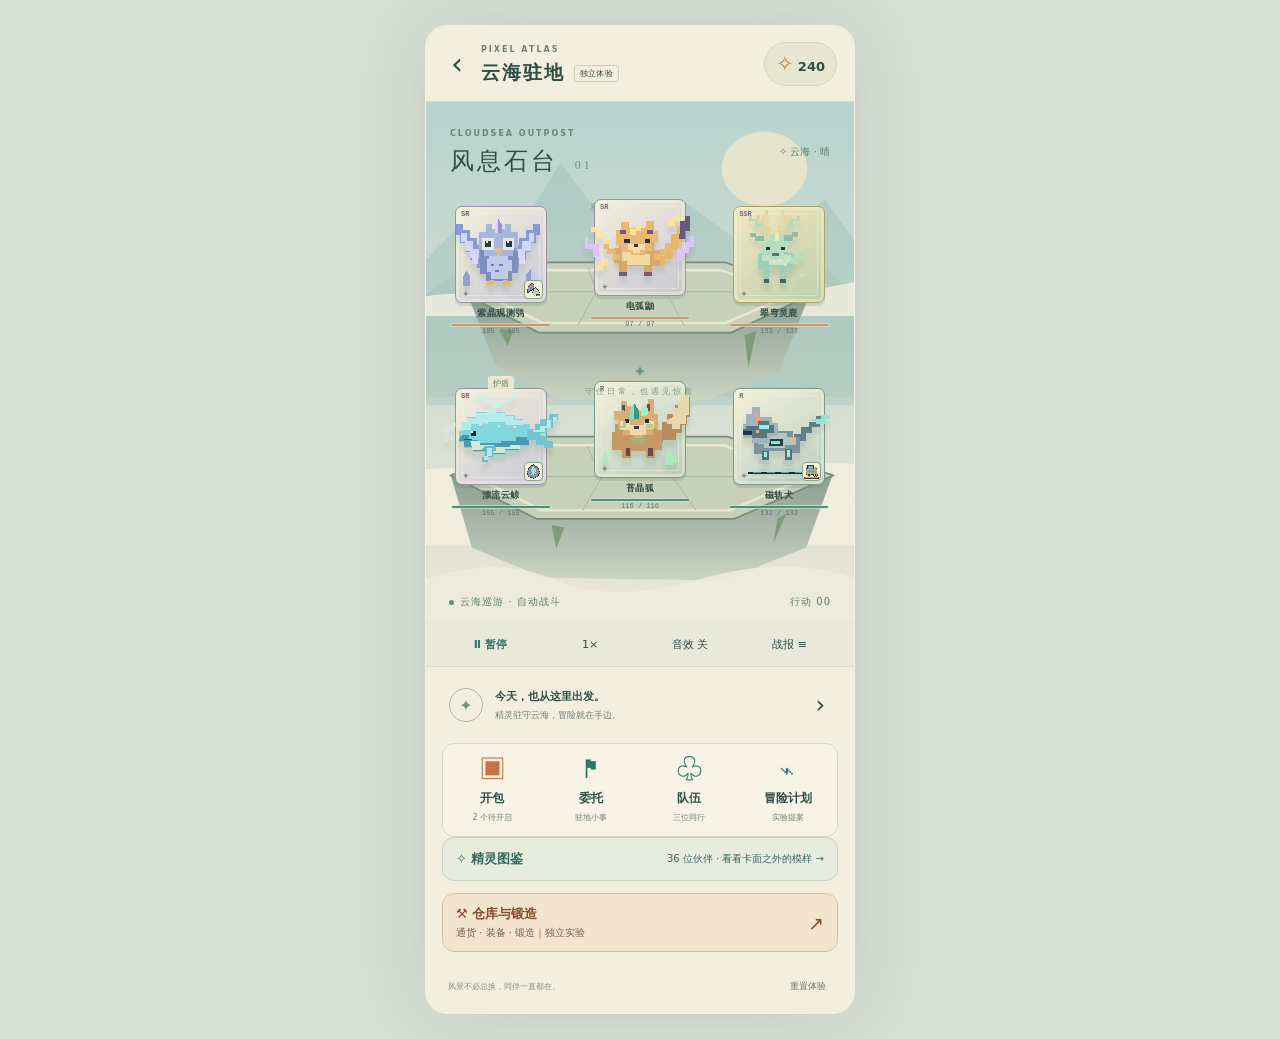
<file: battle-home.html>
<!doctype html>
<html lang="zh-CN"><head><meta charset="utf-8"><meta name="viewport" content="width=device-width,initial-scale=1,viewport-fit=cover"><meta name="theme-color" content="#eae7d9"><title>战斗主城 · PIXEL ATLAS</title><link rel="stylesheet" href="battle-home.css"><style>/* Additive link only; battle controls and drawer handlers remain unchanged. */
.equipment-entry{padding:0 16px 12px}.equipment-entry a{display:flex;align-items:center;justify-content:space-between;gap:12px;min-height:58px;padding:11px 13px;border:1px solid #d8bea0;border-radius:12px;background:#f3e5cd;color:#8e4a2e;text-decoration:none}.equipment-entry a:hover{background:#ecd7b8}.equipment-entry span{font-size:13px;font-weight:700}.equipment-entry small{display:block;margin-top:3px;font-size:10px;font-weight:400;color:#7b614b}.equipment-entry b{font-size:19px;font-weight:400}.equipment-entry a:focus-visible{outline:3px solid #b96537;outline-offset:2px}@media(max-width:360px){.equipment-entry{padding-left:12px;padding-right:12px}}
</style></head>
<body><main class="phone">
<header class="top"><a href="index.html" aria-label="返回原体验">‹</a><div class="brand"><span>PIXEL ATLAS</span><h1>云海驻地 <small>独立体验</small></h1></div><button class="wallet" data-drawer="packs" aria-label="查看实验金币与开包"><i>✧</i> <b id="coins">240</b></button></header>
<section class="battle" aria-label="云海石台三对三战斗">
<div class="scene" aria-hidden="true"><svg viewBox="0 0 430 600" preserveAspectRatio="none"><defs><linearGradient id="sky" x2="0" y2="1"><stop stop-color="#b9d3ce"/><stop offset="1" stop-color="#eae6d5"/></linearGradient><linearGradient id="rock" x2="0" y2="1"><stop stop-color="#899e91"/><stop offset="1" stop-color="#cbd4c1"/></linearGradient></defs><rect width="430" height="600" fill="url(#sky)"/><circle cx="340" cy="77" r="43" fill="#f6eccc" opacity=".7"/><path d="M0 182 50 124 84 166 135 70 202 172 260 115 340 183 400 112 430 159V350H0Z" fill="#7baba2" opacity=".25"/><path d="M0 222 86 154 144 231 216 175 306 218 370 161 430 220V340H0Z" fill="#8ab4a7" opacity=".2"/><g fill="#f5f1df" opacity=".8"><path d="M-30 236c48-26 70-6 102-20s41-19 77-4 51-6 88 5 67-12 105-2 61-4 116-12v44H-30Z"/><path d="M-30 435c35-22 61-3 93-23s42 15 76 2 63-1 84 15 59-11 89-1 70-24 142-6v89H-30Z"/></g><g fill="url(#rock)"><path d="m42 223 28 81 63 39 144 3 78-35 30-88Z"/><path d="m25 431 21 83 72 35 181 3 83-38 27-85Z"/></g><g fill="#c7d0b9" stroke="#798d7b" stroke-width="2"><path d="m42 223 72-38 187 0 84 38-78 43H113Z"/><path d="m25 431 88-45h190l106 45-99 50H111Z"/></g><g fill="none" stroke="#e8e7cf" stroke-width="3"><path d="m60 223 59-29h177l69 29-64 32H117Z"/><path d="m46 431 72-35h181l88 35-82 40H116Z"/></g><g stroke="#a5b49a" fill="none"><path d="m163 191 8 28-18 38m101-66-13 28 19 40M99 219h231M89 432h271m-198-35 14 37-19 38m103-76-11 38 22 37"/></g><g fill="#648779"><path d="M45 215v-42h15v-8h18v13H66v43Zm313 9v-50h17v-13h13v22h-15v44ZM45 433v-48h13v-12h13v19H59v47Z"/></g><g fill="#cfaa72"><path d="M56 165h21v7H56zm314-7h19v7h-19zM46 373h24v7H46Z"/></g><g fill="#7e9b78"><path d="m74 262 8 20 6-19zm246 7 4 37 8-42zm-194 219 5 27 8-24zm227-7-4 28 13-34Z"/></g><path d="M0 551q70-29 129 0t145 0 156-2v51H0Z" fill="#eeeddd" opacity=".9"/></svg></div>
<div class="stage-heading"><div><span class="overline">CLOUDSEA OUTPOST</span><h2>风息石台 <span>01</span></h2></div><span class="weather">✧ 云海 · 晴</span></div>
<div class="enemy-label">驻地切磋 <span>3 vs 3</span></div><div id="fighters" class="fighters"></div><div id="effects" aria-hidden="true"></div>
<div class="center-mark" aria-hidden="true">✦<span>守住日常，也遇见惊喜</span></div>
<div class="battle-info"><span id="battle-status">自动战斗中</span><span id="turn">行动 00</span></div>
<div class="result" id="result" hidden><span class="overline">OUTPOST REPORT</span><h2 id="result-title"></h2><p id="result-desc"></p><button id="retry">再挑战</button></div>
</section>
<section class="controls" aria-label="战斗控制"><button id="pause" aria-pressed="false">Ⅱ 暂停</button><button id="speed" aria-label="切换战斗速度">1×</button><button id="sound" aria-pressed="false">音效 关</button><button id="log-toggle" aria-expanded="false" aria-controls="log">战报 ≡</button></section>
<div id="log" class="log" hidden><h3>战地记录</h3><ol id="log-list"></ol></div>
<div class="home-note"><span class="small-orbit">✦</span><div><b>今天，也从这里出发。</b><span id="home-hint">精灵驻守云海，冒险就在手边。</span></div><button data-drawer="quests" aria-label="查看委托">›</button></div>
<nav class="bottom" aria-label="驻地功能"><button data-drawer="packs"><span class="nav-icon">▣</span><b>开包</b><small id="pack-count">2 个待开启</small></button><button data-drawer="quests"><span class="nav-icon">⚑</span><b>委托</b><small>驻地小事</small></button><button data-drawer="team"><span class="nav-icon">♧</span><b>队伍</b><small>三位同行</small></button><button data-drawer="plan"><span class="nav-icon">⌁</span><b>冒险计划</b><small>实验提案</small></button></nav>
<div class="companion-entry"><button data-drawer="gallery"><span>✧ 精灵图鉴</span><small>36 位伙伴 · 看看卡面之外的模样 →</small></button></div><div class="equipment-entry"><a href="level-forge.html" aria-label="打开全装等1至100、通货仓库与装备锻造台，完整网页预览"><span>⚒ 仓库与锻造<small>通货 · 装备 · 锻造｜独立实验</small></span><b aria-hidden="true">↗</b></a></div><footer><span>风景不必总换，同伴一直都在。</span><button id="reset">重置体验</button></footer>
</main><dialog id="drawer"><div class="drawer-top"><span class="overline">CLOUDSEA / DAILY LIFE</span><button id="close-drawer" aria-label="关闭抽屉">×</button></div><div id="drawer-content"></div></dialog><div id="toast" role="status" aria-live="polite"></div><script src="battle-home-state.js"></script><script src="battle-home.js"></script></body></html>
</file>
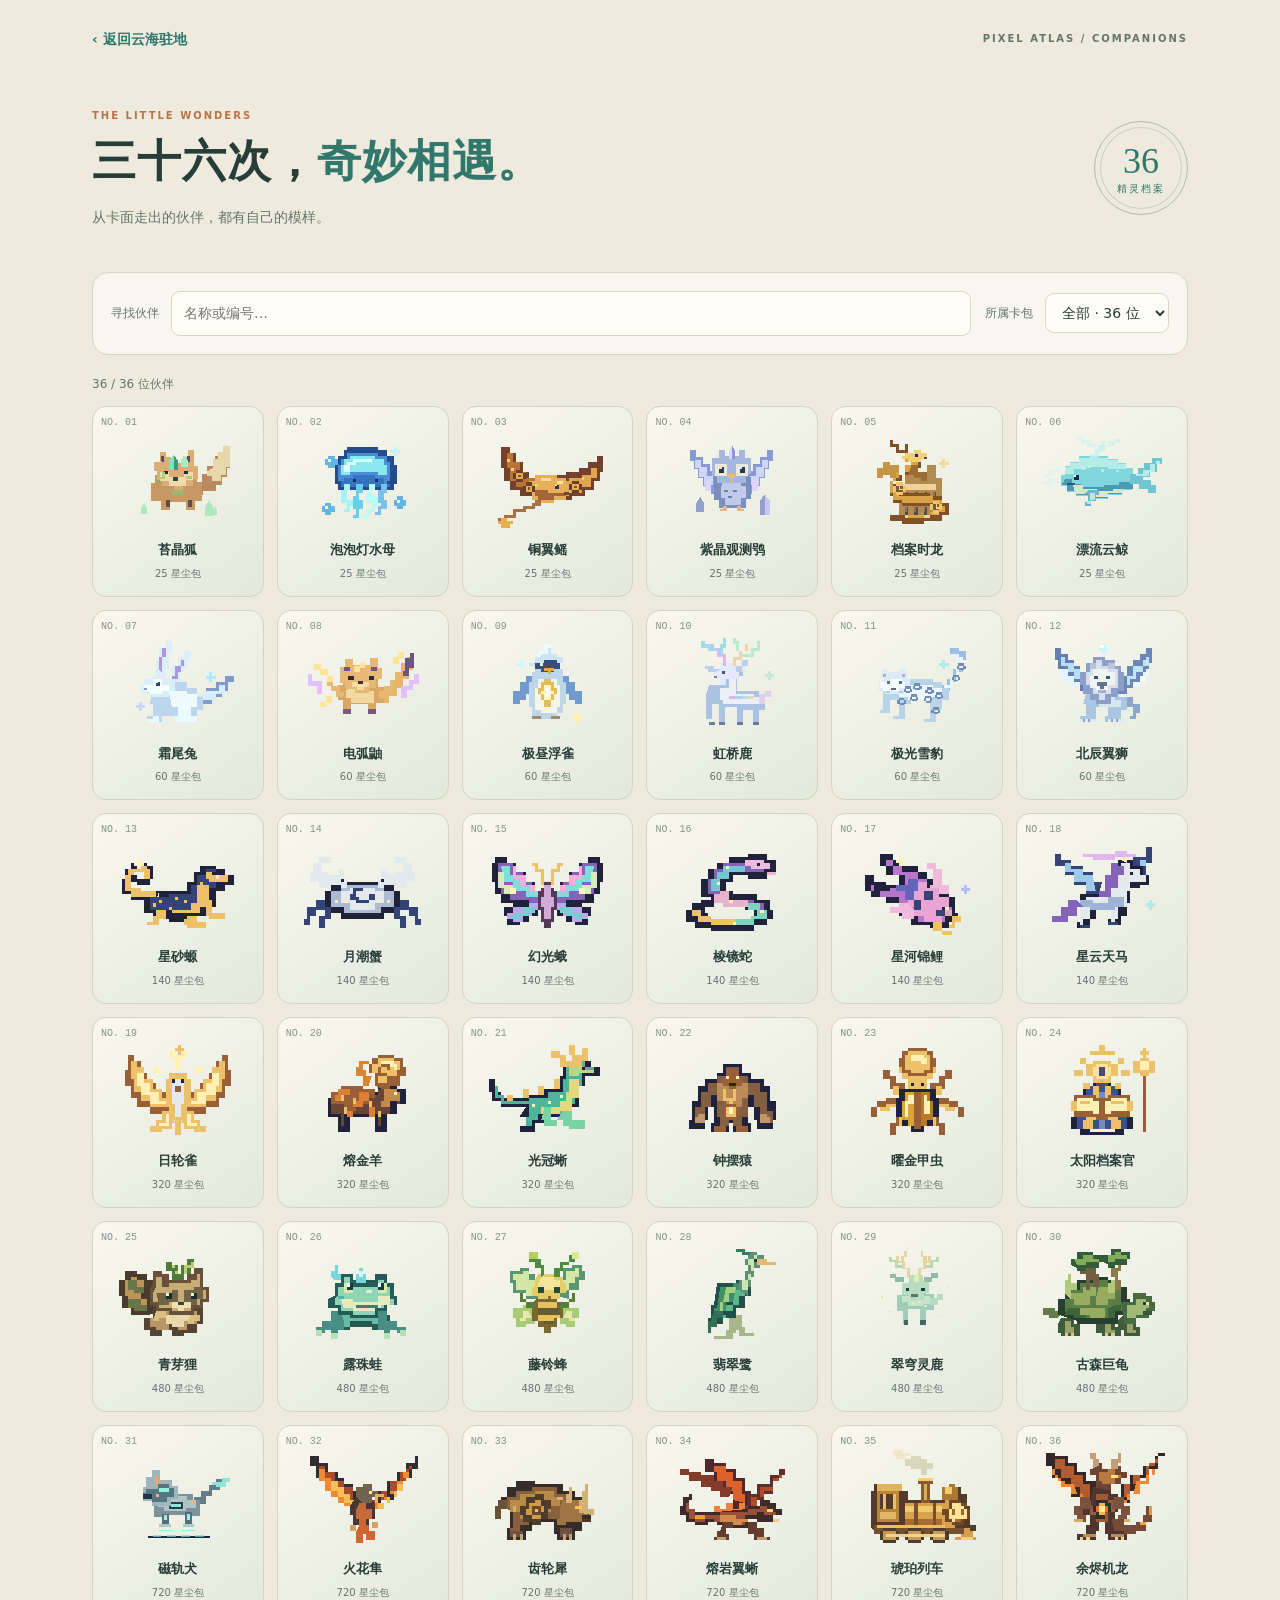
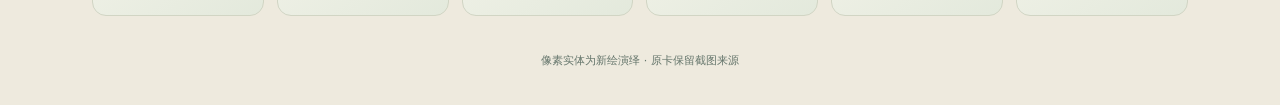
<file: companion-gallery.html>
<!doctype html>
<html lang="zh-CN"><head><meta charset="utf-8"><meta name="viewport" content="width=device-width,initial-scale=1"><meta name="theme-color" content="#eeeade"><title>精灵图鉴 · PIXEL ATLAS</title><link rel="stylesheet" href="companion-gallery.css"></head>
<body><main class="atlas"><header class="site-head"><a href="battle-home.html" id="return-home">‹ 返回云海驻地</a><span>PIXEL ATLAS / COMPANIONS</span></header><section class="intro"><div><p class="eyebrow">THE LITTLE WONDERS</p><h1>三十六次，<em>奇妙相遇。</em></h1><p>从卡面走出的伙伴，都有自己的模样。</p></div><span class="seal" aria-hidden="true">36<small>精灵档案</small></span></section><section class="collection" aria-label="选择精灵"><div class="filters"><label class="search"><span>寻找伙伴</span><input id="search" type="search" placeholder="名称或编号…" autocomplete="off"></label><label class="pack-filter"><span>所属卡包</span><select id="pack"><option value="all">全部 · 36 位</option><option value="25">25 星尘包</option><option value="60">60 星尘包</option><option value="140">140 星尘包</option><option value="320">320 星尘包</option><option value="480">480 星尘包</option><option value="720">720 星尘包</option></select></label></div><p id="count" class="count" role="status"></p><div id="grid" class="grid"></div><p id="empty" hidden>还没有找到这位伙伴。换个名字，或看看全部卡包。</p></section><footer>像素实体为新绘演绎 · 原卡保留截图来源</footer></main>
<dialog id="detail" aria-labelledby="detail-name"><div class="detail-bar"><span class="eyebrow">COMPANION FILE <b id="file-number"></b></span><button id="close" class="icon-button" aria-label="关闭精灵详情">×</button></div><div class="detail-layout"><section class="entity-panel" aria-label="像素实体"><div class="entity-heading"><span>像素实体</span><button id="motion" aria-pressed="true">待机 · 开</button></div><div class="entity-stage"><div class="halo" aria-hidden="true"></div><img id="entity" alt=""><p id="entity-error" class="asset-error" hidden>实体图暂时未能加载，请稍后重试。</p><div class="plinth" aria-hidden="true"></div></div><p class="entity-caption">从原卡汲取轮廓与标志特征<br><span>新绘像素演绎，不是原卡立绘</span></p></section><section class="card-panel"><p id="card-pack" class="eyebrow"></p><h2 id="detail-name"></h2><div class="card-information"><figure><div id="original-card" class="original-card"></div><figcaption>原截图 · 完整卡面视窗</figcaption></figure><div class="facts"><h3>驻地实验基础值</h3><dl id="stats"></dl><h3>实验机制</h3><p id="skill"></p><p class="data-note">与原卡规则分开呈现；不代表原卡战力。</p></div></div><details class="source"><summary>卡面与来源</summary><p id="source-label"></p><p>原卡的数值、技能与稀有度请以左侧卡面为准。小字未转录，不推测缺失规则。截图仅作原卡核验，并非独立高清原图。</p><a id="source-link" target="_blank" rel="noopener">查看完整来源截图 ↗</a></details></section></div><nav class="detail-nav" aria-label="切换精灵"><button id="previous">← 上一位</button><span id="position" aria-live="polite"></span><button id="next">下一位 →</button></nav></dialog><script src="companion-data.js"></script><script src="battle-home-state.js"></script><script src="companion-gallery.js"></script></body></html>
</file>
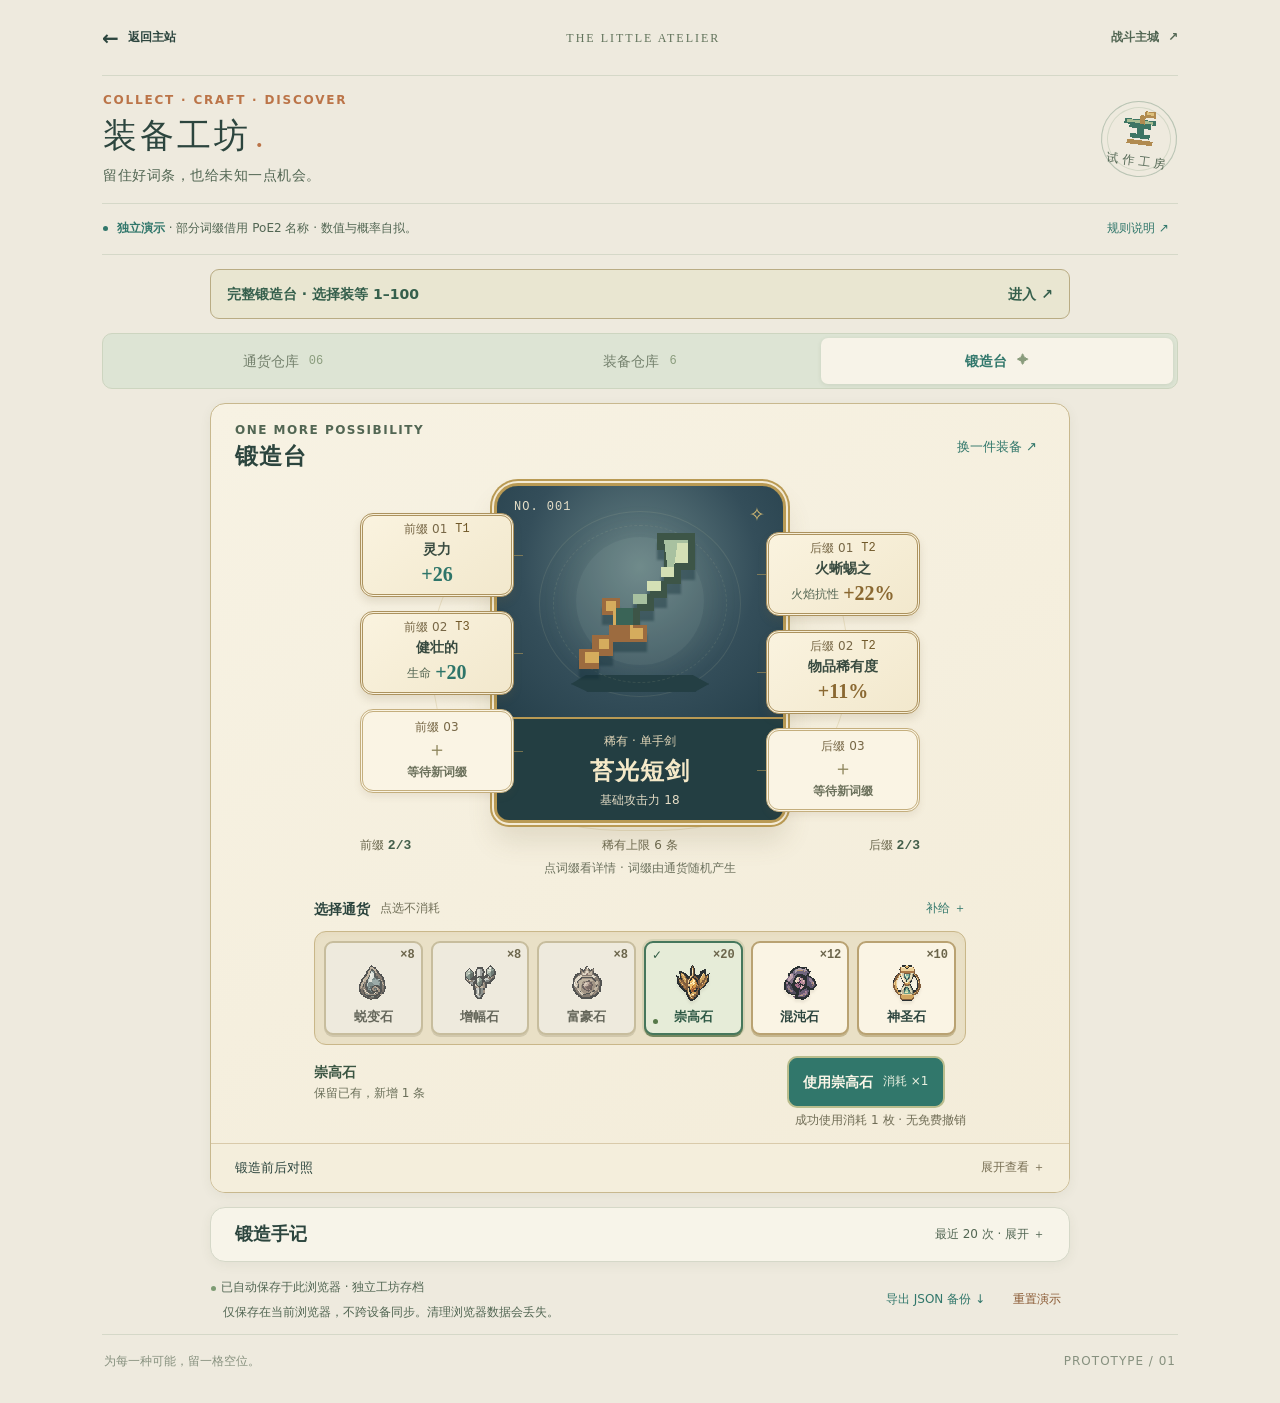
<file: equipment-forge.html>
<!doctype html>
<html lang="zh-CN">
<head>
<meta charset="utf-8"><meta name="viewport" content="width=device-width,initial-scale=1,viewport-fit=cover">
<meta name="theme-color" content="#eeeade">
<meta name="description" content="一间温暖的像素装备工坊。收藏底材、观察前后缀，用有限的演示材料尝试锻造。独立浏览器实验，不影响正式卡牌。">
<title>仓库与锻造 · 装备工坊</title>
<link rel="stylesheet" href="equipment-forge.css">
<script defer src="equipment-forge-engine.js"></script><script defer src="equipment-forge-names.js"></script><script defer src="equipment-forge.js"></script>
</head>
<body>
<div class="workshop">
<header class="site-head"><a href="index.html" class="return-link"><span aria-hidden="true">←</span> 返回主站</a><span class="site-name">THE LITTLE ATELIER</span><a href="battle-home.html" class="battle-link">战斗主城 <span aria-hidden="true">↗</span></a></header>
<main>
<section class="intro" aria-labelledby="page-title"><div><p class="eyebrow">COLLECT · CRAFT · DISCOVER</p><h1 id="page-title">装备工坊<span class="title-dot">.</span></h1><p class="intro-copy">留住好词条，也给未知一点机会。</p></div><div class="atelier-seal" aria-hidden="true"><span data-icon="anvil"></span><small>试 作 工 房</small></div></section>
<div class="experiment-note"><span class="status-dot" aria-hidden="true"></span><span><strong>独立演示</strong> · 部分词缀借用 PoE2 名称 · 数值与概率自拟。</span><button type="button" data-open="help" class="text-button">规则说明 <span aria-hidden="true">↗</span></button></div>

<a href="level-forge.html" style="display:flex;justify-content:space-between;gap:12px;align-items:center;max-width:860px;margin:14px auto;padding:13px 16px;border:1px solid #b9ac84;border-radius:9px;background:#e9e6d1;color:#355f4c;font-size:14px;font-weight:650;min-height:48px">完整锻造台 · 选择装等 1–100 <span aria-hidden="true">进入 ↗</span></a>
<nav class="mobile-tabs" aria-label="工坊三个分区"><button id="currency-tab" data-view="currency" aria-pressed="false">通货仓库 <span>06</span></button><button id="warehouse-tab" data-view="warehouse" aria-pressed="false">装备仓库 <span id="tab-count">6</span></button><button id="forge-tab" data-view="forge" aria-pressed="true">锻造台 <span aria-hidden="true">✦</span></button></nav>
<section class="currency-warehouse panel" id="currency-warehouse" aria-labelledby="currency-heading" hidden><header class="panel-heading"><div><p class="eyebrow">SIX TO BEGIN WITH</p><h2 id="currency-heading">通货仓库</h2></div><button data-open="supply" class="outline-button">领取演示补给</button></header><section class="material-bar" aria-label="材料余额"><div class="materials" id="materials"></div><button class="supply-button" data-open="supply"><span data-icon="chest"></span><span>领取补给<small id="supply-count">有限演示材料</small></span><b aria-hidden="true">＋</b></button></section><p class="currency-intro">先学会六种基础操作。先看「做什么」，再记「叫什么」。<br><span>名字帮助理解操作，词缀池、权重和数值均为自拟；不是完整真实游戏实现。</span></p><div class="currency-grid" id="currency-grid"></div><details class="rollout"><summary>基础通货清单与后续计划 <span>首批 6 种已开放</span></summary><div class="rollout-body"><h3>当前：从白底材到稀有装备</h3><p>蜕变石、增幅石、富豪石、崇高石：分清升级与添词条。混沌石、神圣石：成型后再理解替换风险与数值重掷。</p><h3>下一批：其他非赛季基础通货</h3><p>机会石、点金石、剥离石、品质材料、孔槽材料等先列入清单，逐项核实后再上线；现在不能使用。点金石的当前适用资格尚待进一步核实。</p><h3>更后面：高阶与复杂系统</h3><p>高阶通货、精华、预兆、特殊终加工及赛季专属系统不在当前范围，避免一次学太多。此处是计划清单，不是可操作功能。</p><h3>本版材料从哪里来</h3><p>初始赠送 + 三份一次性演示补给。尚无生产、掉落、回收、兑换或交易；不影响现有正式卡牌与主城资源。</p></div></details></section>
<div class="workspace" data-mobile-view="forge">
<section class="warehouse panel" id="warehouse" aria-labelledby="warehouse-heading"><header class="panel-heading"><div><p class="eyebrow">YOUR COLLECTION</p><h2 id="warehouse-heading">装备仓库 <span id="inventory-count"></span></h2></div><button id="new-base" class="outline-button" data-open="bases">＋ 新底材</button></header><div class="inventory-tools"><label class="search-label"><span class="sr-only">搜索装备</span><span aria-hidden="true">⌕</span><input id="search" type="search" placeholder="搜索名称、词缀…" autocomplete="off"></label><div class="select-row"><label><span class="sr-only">按部位筛选</span><select id="type-filter"><option value="all">全部部位</option><option value="weapon">武器</option><option value="armor">护甲</option><option value="accessory">饰品</option></select></label><label><span class="sr-only">按稀有度筛选</span><select id="rarity-filter"><option value="all">全部稀有度</option><option value="normal">普通</option><option value="magic">魔法</option><option value="rare">稀有</option></select></label><label><span class="sr-only">装备排序</span><select id="sort"><option value="recent">最近入库</option><option value="rarity">稀有度优先</option><option value="affixes">词缀数量</option></select></label></div></div><p class="inventory-hint" id="inventory-hint">点击装备，送上锻造台</p><div class="equipment-grid" id="equipment-grid" aria-label="装备列表"></div><div class="warehouse-foot"><span data-icon="chest"></span><p><b>所有装备都只属于这间实验工坊</b><span>可免费领取底材，仓库最多 24 件。<br>无法穿戴到正式卡牌，也不会改动原存档。</span></p></div></section>
<section class="forge panel" id="forge" aria-labelledby="forge-heading">
<header class="panel-heading"><div><p class="eyebrow">ONE MORE POSSIBILITY</p><h2 id="forge-heading">锻造台</h2></div><button class="text-button switch-equipment" data-view="warehouse">换一件装备 <span aria-hidden="true">↗</span></button></header>
<div id="selected-equipment"></div>
<section class="currency-console" aria-labelledby="tray-title"><header class="tray-heading"><h3 id="tray-title">选择通货</h3><span>点选不消耗</span><button class="text-button" data-open="supply">补给 ＋</button></header><div id="currency-tray" class="currency-tray" role="group" aria-label="六格通货托盘"></div><div class="selection-controls"><div class="next-step" id="next-step"></div><div class="forge-actions" id="forge-actions"></div></div><p class="operation-hint">成功使用消耗 1 枚 · 无免费撤销</p></section>
<details class="result-fold" id="last-outcome"><summary><span id="outcome-summary">锻造前后对照</span><span class="fold-cue">展开查看 ＋</span></summary><section class="outcome" id="outcome" aria-labelledby="outcome-heading"></section></details>
</section>
</div>
<details class="ledger panel" id="ledger"><summary><h2 id="ledger-heading">锻造手记</h2><span class="small-note">最近 20 次 · 展开 ＋</span></summary><div id="history"></div></details>
<section class="save-strip" aria-label="存档管理"><div><span class="save-led" aria-hidden="true"></span><span id="save-status">正在读取本机存档…</span><p>仅保存在当前浏览器，不跨设备同步。清理浏览器数据会丢失。</p></div><div class="save-buttons"><button id="export" class="text-button">导出 JSON 备份 <span aria-hidden="true">↓</span></button><button data-open="reset" class="text-button danger-text">重置演示</button></div></section>
<footer><span>为每一种可能，留一格空位。</span><span>PROTOTYPE / 01</span></footer>
</main></div>
<dialog id="affix-dialog" aria-labelledby="affix-title"><form method="dialog" class="dialog-header"><div><p class="eyebrow">A CLOSER LOOK</p><h2 id="affix-title">词缀详情</h2></div><button id="close-affix" class="close-button" aria-label="关闭词缀详情">×</button></form><div class="dialog-body" id="affix-detail-content"></div></dialog>
<dialog id="help-dialog" aria-labelledby="help-title"><form method="dialog" class="dialog-header"><div><p class="eyebrow">BEFORE YOU CRAFT</p><h2 id="help-title">这间工坊的规则</h2></div><button class="close-button" aria-label="关闭规则">×</button></form><div class="dialog-body help-content"><p class="notice">这是独立网页原型：底材、词缀机制、数值、概率与事务均为自拟演示政策；部分词缀仅借用 PoE2 名称。通货名用于理解基础操作，不能用于估算 PoE2 成本或成功率。</p><h3>一件底材，三段旅程</h3><div class="rarity-path"><span>普通<br><b>0 条</b></span><i>→</i><span>魔法<br><b>1 前 + 1 后</b></span><i>→</i><span>稀有<br><b>3 前 + 3 后</b></span></div><p>蜕变石让普通装备变成魔法并加一条；增幅石补齐魔法空位；富豪石让魔法变成稀有并加一条；崇高石继续逐条添加。富豪石也可用于只有一条词缀的魔法装备。已有词缀不变，升稀有不等于升词缀档位。</p><h3>六种基础通货，先学四种成长操作</h3><dl><dt>蜕变石 · 普通 → 魔法 +1 条</dt><dd>只用于没有词缀的普通底材，新增一个合法随机词缀。</dd><dt>增幅石 · 魔法补一条</dt><dd>只用于有空位的魔法装备，最多一个前缀和一个后缀。</dd><dt>富豪石 · 魔法 → 稀有 +1 条</dt><dd>保留旧词缀，提升容量后新增一条；不补满六条，不提升旧 T 档。</dd><dt>崇高石 · 稀有再加一条</dt><dd>保留已有词缀，从合法空槽新增一条。满槽不可用。</dd><dt>混沌石 · 随机换一条</dt><dd>仅用于稀有装备。先从可完成合法替换的删除分支中等概率选一条，再随机添加合法词缀。可能删掉最好的，也可能再次抽到同族；不等于整件全洗。</dd><dt>神圣石 · 重掷全部词缀数值</dt><dd>本原型用于魔法或稀有装备，同时重掷所有现有词缀的数值，身份、T 档、范围、数量不变，结果可能更低或相同。真实游戏可影响隐式及版本迁移，本演示没有这些域，不能外推。</dd></dl><h3>分清三层名称</h3><p>属性效果标签用于说明数值；词缀档位名称用于标识词缀；装备生成名属于另一层。本版装备仍使用固定底材名，没有按词缀随机生成装备名称，也没有新增力量、敏捷、智慧三种属性机制。</p><h3>词缀名称的来源</h3><p id="affix-naming-policy">生命采用 PoE2DB 公开简中记录的名称；火焰、冰霜抗性的六个名称按 ExileDB 英文原名提供本项目译名，展开详情来源可看英文，不声称官方简中名称。两者都是社区数据库，并非官方词表。共借用 3 族、9 个名称，另外统一 5 个属性标签；其余未定义机制的属性不强行套用名称。名称只用于显示：本项目 T 档、数值范围、概率与存档不变，不对应 PoE2 的真实档位或数值。点词缀可看具体来源与借用范围。</p><p>物品稀有度是本项目展示标签：当前仅展示词缀，未接入掉落结算；不代表物品数量/装备稀有度等级。普通、魔法、稀有属于装备稀有度，不是品质强化。</p><h3>看懂词缀与随机</h3><p>前缀与后缀分开占槽；同一装备不能有相同词缀家族。T1 是本演示较高档，T3 较低；「范围」是当前 T 档的可掷整数。普通底材属性固定，不占词缀槽，也不参与重掷。</p><p>新增时合法家族与 T 档的具体抽样政策见下方说明；所有范围内整数均匀抽样。使用本机伪随机序列，不是服务器概率，更没有保底毕业。</p><p id="random-policy" class="notice subtle">演示抽样规则载入中…</p><h3>有限补给与本机存档</h3><p>初始赠送六种通货，并提供三份一次性补给。每次成功操作扣一份对应材料；结果相同或变差也扣费。余额不足、槽位已满等拒绝不改装备或余额。取消对话框不扣费。</p><p>仓库最多 24 件；底材免费，不能出售换材料。没有真实掉落、交易、材料生产或市场。重置会清空本工坊实验并恢复初始演示，不影响主站或战斗存档。JSON 导出是数据备份，本版尚不支持导入。</p></div></dialog>
<dialog id="supply-dialog" aria-labelledby="supply-title"><form method="dialog" class="dialog-header"><div><p class="eyebrow">A SMALL GIFT FROM THE WORKSHOP</p><h2 id="supply-title">工坊补给</h2></div><button class="close-button" aria-label="关闭补给">×</button></form><div class="dialog-body"><p class="dialog-copy">三份补给，每份仅可领取一次。领取即入账，不需要等待或付费。</p><div id="supply-parcels"></div><p class="small-note">演示材料仅在本工坊使用，没有真实价值。</p></div></dialog>
<dialog id="bases-dialog" aria-labelledby="bases-title"><form method="dialog" class="dialog-header"><div><p class="eyebrow">BEGIN WITH A BLANK</p><h2 id="bases-title">挑一件新底材</h2></div><button class="close-button" aria-label="关闭底材选择">×</button></form><div class="dialog-body"><p class="dialog-copy">免费领取一件普通装备，从第一条词缀开始。<br><span id="base-capacity"></span></p><div class="base-grid" id="base-grid"></div></div></dialog>
<dialog id="confirm-dialog" aria-labelledby="confirm-title"><div class="dialog-header"><div><p class="eyebrow">MAKE ROOM FOR THE UNKNOWN</p><h2 id="confirm-title">确认锻造</h2></div><button type="button" class="close-button" id="cancel-top" aria-label="取消操作">×</button></div><div class="dialog-body"><div id="confirm-content"></div><div class="confirm-buttons"><button id="cancel" class="outline-button">先不锻造</button><button id="confirm" class="primary-button">确认并消耗</button></div><p class="small-note">取消不消耗；确认后的结果不可免费还原。</p></div></dialog>
<div id="toast" role="status" aria-live="polite"></div><div id="announcement" class="sr-only" aria-live="polite" aria-atomic="true"></div>
<noscript><div class="noscript">开启 JavaScript 后即可使用本机装备工坊。所有演示与正式卡牌隔离。</div></noscript>
</body></html>
</file>
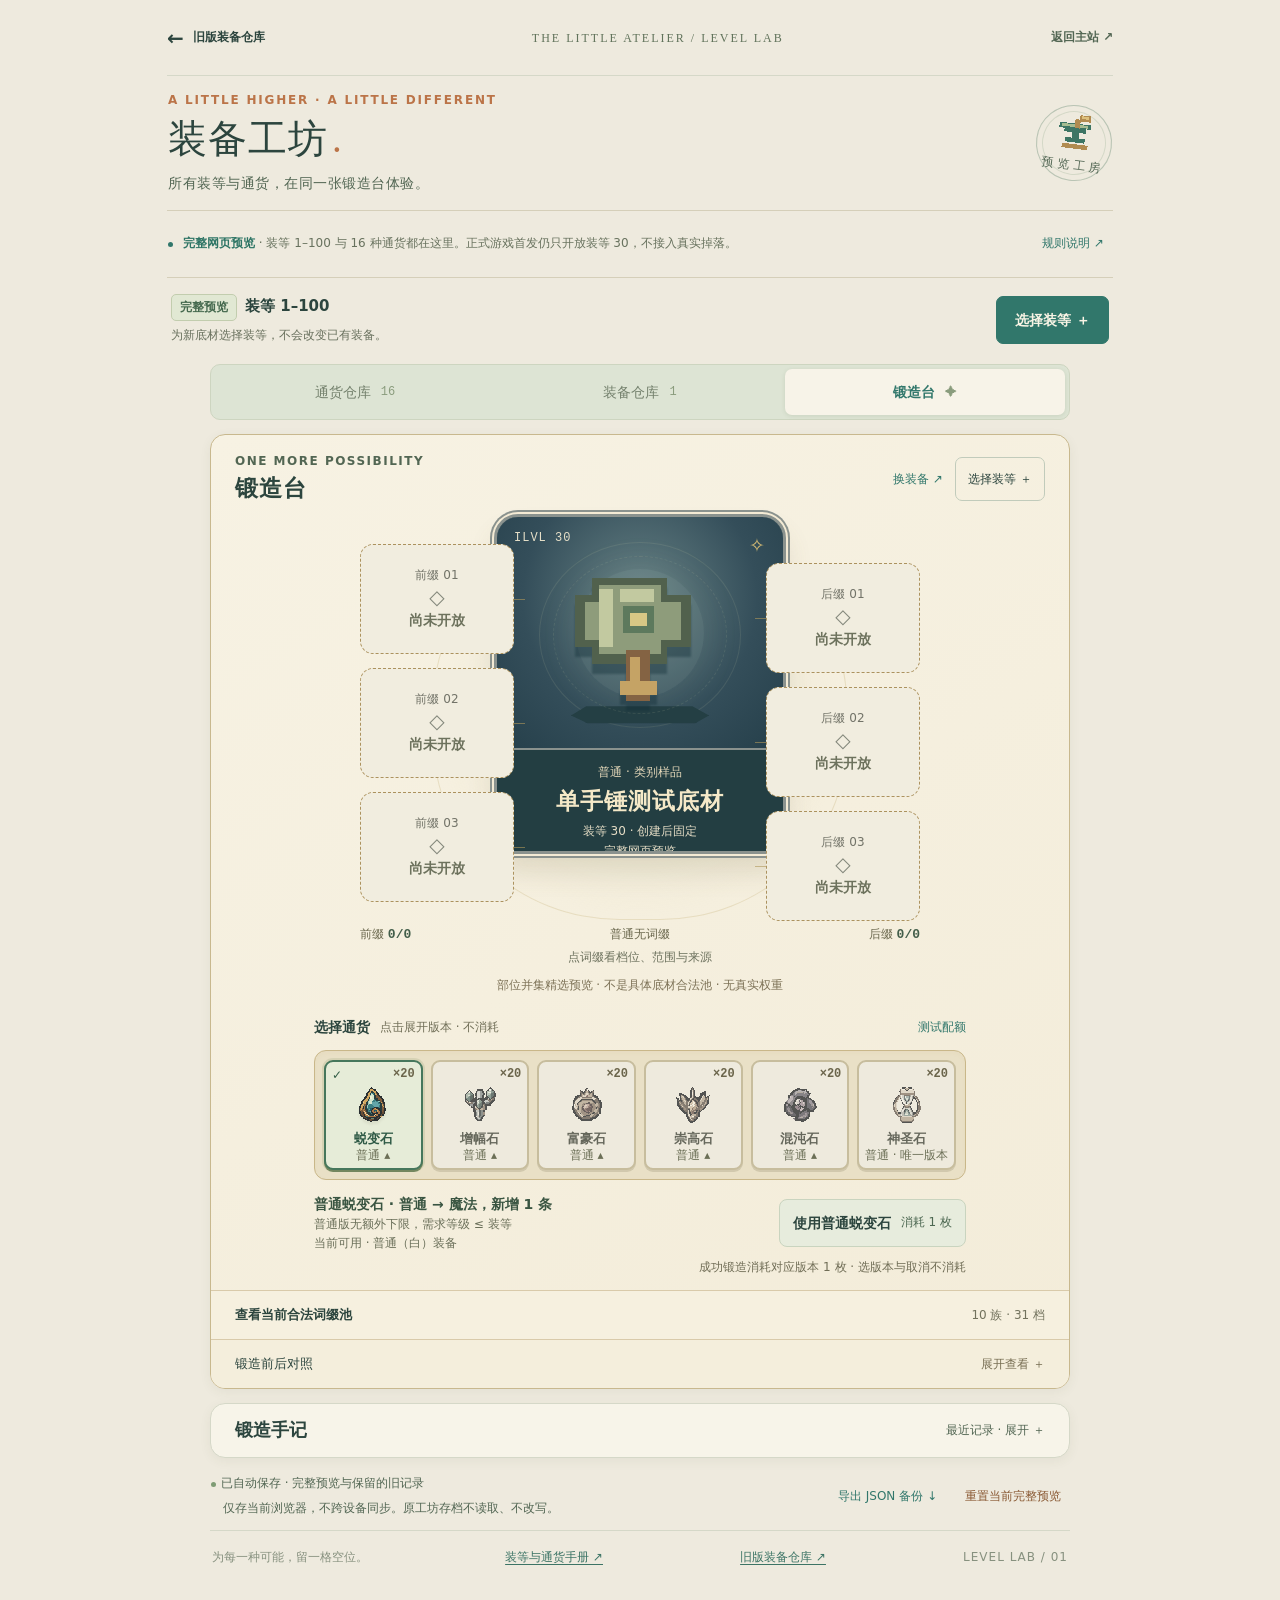
<file: level-forge.html>
<!doctype html>
<html lang="zh-CN">
<head>
<meta charset="utf-8"><meta name="viewport" content="width=device-width,initial-scale=1,viewport-fit=cover">
<meta name="theme-color" content="#eeeade"><meta name="description" content="完整装备工坊：直接选择装等 1–100，体验六类底材与十六种通货。保留原装备与旧记录；正式游戏首发仍只开放装等 30。">
<title>装备工坊 · 全装等与通货预览</title>
<link rel="stylesheet" href="equipment-forge.css"><link rel="stylesheet" href="level-forge.css">
<script defer src="level-forge-data.js"></script><script defer src="level-forge-engine.js"></script><script defer src="level-forge.js"></script>
</head>
<body class="level-lab">
<div class="workshop">
<header class="site-head"><a href="equipment-forge.html" class="return-link"><span aria-hidden="true">←</span> 旧版装备仓库</a><span class="site-name">THE LITTLE ATELIER / LEVEL LAB</span><a href="index.html" class="battle-link">返回主站 ↗</a></header>
<main>
<section class="intro" aria-labelledby="page-title"><div><p class="eyebrow">A LITTLE HIGHER · A LITTLE DIFFERENT</p><h1 id="page-title">装备工坊<span class="title-dot">.</span></h1><p class="intro-copy">所有装等与通货，在同一张锻造台体验。</p></div><div class="atelier-seal" aria-hidden="true"><span id="seal-art"></span><small>预 览 工 房</small></div></section>
<div class="lab-notice"><span class="status-dot" aria-hidden="true"></span><p><strong>完整网页预览</strong> · 装等 1–100 与 16 种通货都在这里。正式游戏首发仍只开放装等 30，不接入真实掉落。</p><button class="text-button" data-open="help">规则说明 ↗</button></div>
<section class="profile-strip" aria-label="选择新底材装等"><div><span id="profile-badge" class="profile-badge">完整预览</span><strong id="profile-title">装等 1–100</strong><p id="profile-description">为新底材选择装等，不会改变已有装备。</p></div><button id="choose-item-level" class="primary-button" data-open="bases">选择装等 ＋</button></section>
<p id="preserved-records-note" class="preserved-records-note" hidden>当前使用完整预览仓库；旧首发装备与材料未清空：<a href="#archive-records">查看旧装备、通货与记录 ↓</a></p>
<nav class="mobile-tabs lab-tabs" aria-label="预览工坊三个分区"><button data-view="currency" aria-pressed="false">通货仓库 <span>16</span></button><button data-view="warehouse" aria-pressed="false">装备仓库 <span id="tab-count">—</span></button><button data-view="forge" aria-pressed="true">锻造台 <span aria-hidden="true">✦</span></button></nav>
<section class="panel lab-view" id="lab-currency" aria-labelledby="currency-heading" hidden><header class="panel-heading"><div><p class="eyebrow">SIX FAMILIES · SIXTEEN CHOICES</p><h2 id="currency-heading">通货仓库</h2></div><button class="outline-button" data-open="supply">测试配额</button></header><p class="lab-section-copy">五类通货各有普通、高级、完美版本；神圣石只有普通版。<br>版本只提高新词缀的最低需求等级门槛，不保证最高 T 档，不提升旧词缀。</p><div id="currency-grid" class="lab-currency-grid"></div></section>
<section class="panel lab-view" id="lab-warehouse" aria-labelledby="warehouse-heading" hidden><header class="panel-heading"><div><p class="eyebrow">EVERY BASE HAS A BEGINNING</p><h2 id="warehouse-heading">装备仓库 <span id="inventory-count"></span></h2></div><button class="outline-button" data-open="bases">选择装等 ＋</button></header><div class="lab-inventory-tools"><label class="search-label"><span class="sr-only">搜索装备</span><span aria-hidden="true">⌕</span><input id="search" type="search" placeholder="搜索底材、词缀…" autocomplete="off"></label><label><span class="sr-only">稀有度筛选</span><select id="rarity-filter"><option value="all">全部稀有度</option><option value="normal">普通（白）</option><option value="magic">魔法（蓝）</option><option value="rare">稀有（金）</option></select></label></div><p class="inventory-hint">选一件送上锻造台。点「选择装等」可创建新底材；已有装备装等固定，不会被滑条改写。</p><div class="equipment-grid" id="equipment-grid"></div><div class="warehouse-foot"><p><b>这里的装备只属于装等预览</b><span>网页统一使用原完整预览档。旧首发档在下方「旧记录」原样保留，不合并余额、不改旧装备。样品不是正式掉落。</span></p></div></section>
<section class="forge panel lab-view" id="lab-forge" aria-labelledby="forge-heading"><header class="panel-heading"><div><p class="eyebrow">ONE MORE POSSIBILITY</p><h2 id="forge-heading">锻造台</h2></div><div class="lab-heading-actions"><button class="text-button" data-view="warehouse">换装备 ↗</button><button class="outline-button" data-open="bases">选择装等 ＋</button></div></header><div id="selected-equipment"><p class="lab-section-copy" role="status">正在载入词缀资料与预览引擎…</p></div>
<section class="currency-console" aria-labelledby="tray-title"><header class="tray-heading"><h3 id="tray-title">选择通货</h3><span>点击展开版本 · 不消耗</span><button class="text-button" data-open="supply">测试配额</button></header><div id="currency-tray" class="currency-tray" role="group" aria-label="六类通货，点击选择普通、高级或完美版本"></div><div class="selection-controls"><div class="next-step" id="next-step"></div><div class="forge-actions"><button class="action-button" id="apply-currency" disabled><strong>载入中</strong></button></div></div><p class="operation-hint">成功锻造消耗对应版本 1 枚 · 选版本与取消不消耗</p></section>
<details class="lab-fold" id="pool-fold"><summary><strong>查看当前合法词缀池</strong><span id="pool-count">—</span></summary><div class="lab-fold-body" id="pool-content"></div></details>
<details class="result-fold" id="last-outcome"><summary><span id="outcome-summary">锻造前后对照</span><span class="fold-cue">展开查看 ＋</span></summary><div class="lab-fold-body" id="outcome">还没有锻造记录。</div></details></section>
<details class="ledger panel" id="ledger"><summary><h2>锻造手记</h2><span class="small-note">最近记录 · 展开 ＋</span></summary><div class="lab-fold-body" id="history">还没有锻造记录。</div></details>
<details class="ledger panel archive-records" id="archive-records" hidden><summary><h2>旧记录 · 原首发测试档</h2><span class="small-note" id="archive-count">只读保留 · 展开 ＋</span></summary><div class="lab-fold-body"><p class="archive-note">这些是合并界面之前的首发档记录，装备、词缀、通货余额与历史原样保留。只读回看，不会加到当前余额，也不会改动其装等。</p><div id="archive-content"></div><button id="export-archive" class="outline-button">导出此旧档 JSON ↓</button></div></details>
<section class="save-strip" aria-label="独立预览存档"><div><span class="save-led" aria-hidden="true"></span><span id="save-status">正在读取独立预览存档…</span><p>仅存当前浏览器，不跨设备同步。原工坊存档不读取、不改写。</p></div><div class="save-buttons"><button id="export" class="text-button">导出 JSON 备份 ↓</button><button id="export-corrupt" class="text-button" hidden>导出未通过校验的原记录 ↓</button><button class="text-button danger-text" data-open="reset">重置当前完整预览</button></div></section>
<footer><span>为每一种可能，留一格空位。</span><a href="level-forge-handbook.html">装等与通货手册 ↗</a><a href="equipment-forge.html">旧版装备仓库 ↗</a><span>LEVEL LAB / 01</span></footer>
</main></div>
<dialog id="currency-dialog" class="currency-sheet" aria-labelledby="currency-title"><div class="dialog-header"><div><p class="eyebrow">CHOOSE THE STONE, THEN CRAFT</p><h2 id="currency-title">选择通货版本</h2></div><button class="close-button" data-close="currency" aria-label="关闭通货版本">×</button></div><div class="dialog-body"><p id="currency-sheet-intro" class="dialog-copy"></p><div id="currency-versions"></div><p class="small-note lab-sheet-foot">点选只更换托盘上的版本。回到锻造台后，点击「使用」才会消耗。</p></div></dialog>
<dialog id="bases-dialog" aria-labelledby="bases-title"><div class="dialog-header"><div><p class="eyebrow">BEGIN WITH A BLANK</p><h2 id="bases-title">选择装等与新底材</h2></div><button class="close-button" data-close="bases" aria-label="关闭底材选择">×</button></div><div class="dialog-body"><p class="dialog-copy">先选择 1–100 装等，再选类别创建新底材；消耗 1 份底材测试配额。只新增装备，不修改当前或旧装备的装等。</p><div class="level-picker"><label for="item-level">新底材装等 <strong id="level-output">30</strong></label><input id="item-level" type="range" min="1" max="100" value="30"><div id="level-presets" class="level-presets"></div><p id="level-policy" class="small-note"></p></div><div id="base-grid" class="base-grid"></div><p id="base-capacity" class="small-note"></p></div></dialog>
<dialog id="confirm-dialog" aria-labelledby="confirm-title"><div class="dialog-header"><div><p class="eyebrow">MAKE ROOM FOR THE UNKNOWN</p><h2 id="confirm-title">确认锻造</h2></div><button class="close-button" data-close="confirm" aria-label="取消操作">×</button></div><div class="dialog-body"><div id="confirm-content"></div><div class="confirm-buttons"><button class="outline-button" data-close="confirm">先不锻造</button><button id="confirm-action" class="primary-button">确认</button></div><p class="small-note">取消不消耗。锻造后不可免费还原。</p></div></dialog>
<dialog id="affix-dialog" aria-labelledby="affix-title"><div class="dialog-header"><div><p class="eyebrow">A CLOSER LOOK</p><h2 id="affix-title">词缀详情</h2></div><button class="close-button" data-close="affix" aria-label="关闭词缀详情">×</button></div><div class="dialog-body" id="affix-content"></div></dialog>
<dialog id="supply-dialog" aria-labelledby="supply-title"><div class="dialog-header"><div><p class="eyebrow">FINITE MATERIALS, NO REAL VALUE</p><h2 id="supply-title">测试配额</h2></div><button class="close-button" data-close="supply" aria-label="关闭补给">×</button></div><div class="dialog-body"><p class="dialog-copy">仅用于独立预览，不是正式游戏奖励。每档配额有限，没有追加领取。完整预览提供全部 16 种配额；使用仍需满足目标稀有度、装等与词缀池条件，网页全开放不等于通货对任何装备都能用。</p><div id="supply-content"></div></div></dialog>
<dialog id="help-dialog" aria-labelledby="help-title"><div class="dialog-header"><div><p class="eyebrow">KNOW WHAT THIS PREVIEW DOES</p><h2 id="help-title">这次预览的边界</h2></div><button class="close-button" data-close="help" aria-label="关闭说明">×</button></div><div class="dialog-body help-content"><p class="notice">本页是独立的浏览器实验，不是生产后端。旧版工坊存档与正式主城资源不读取、不改写；旧首发记录只读保留，不转入当前库存。本页材料是有限测试配额，不能交易或兑换。</p><h3>网页展示全装等，正式游戏首发仍到 30</h3><p>不再区分日常与开发者入口：网页直接使用完整预览，点击「选择装等」即可为新底材选择 1–100。高级与完美通货均可查看和选择，但使用仍受装等、稀有度与候选池约束。正式游戏首发只开放装等 30 的规则不变。</p><h3>合并的是界面，不是强行拼接存档</h3><p>已有完整预览档（内部 developer-preview）直接继续，不重置库存或记录；没有时才初始化有限测试配额。旧首发档（launch-preview）在「旧记录」中只读显示原装备、词缀、余额和历史，并可单独导出。旧版装备仓库仍可打开。两份旧存档不硬合并，不复制材料，不偷偷提升旧装备装等。</p><h3>装等不是 T 档</h3><p>装等决定可出现词缀的等级上限。词缀的「需求等级」是本页筛选用的门槛，不是装备角色穿戴等级。T1 是各自家族中的最高已收录档位；不同家族不能用 T 数字直接比较强弱。</p><h3>高阶通货只约束新词缀</h3><p>高级、完美版本提高新词缀最低需求等级；旧词缀与既有 T 档不会因此升级。若装等不足，或筛选后没有能放入空槽的候选词缀，操作拒绝且不扣费。</p><h3>六类通货</h3><dl><dt>蜕变石</dt><dd>普通（白）→ 魔法（蓝），新增 1 条。</dd><dt>增幅石</dt><dd>魔法装备有空位时新增 1 条，上限 1 前缀 + 1 后缀。</dd><dt>富豪石</dt><dd>魔法 → 稀有（金），保留旧词缀并新增 1 条。</dd><dt>崇高石</dt><dd>稀有装备新增 1 条，上限 3 前缀 + 3 后缀。</dd><dt>混沌石</dt><dd>稀有装备随机移除 1 条，再新增 1 条，可能丢失好词缀，也可能回到同族。不是整件洗。</dd><dt>神圣石</dt><dd>仅普通版本；重掷现有显式词缀数值，不改变身份、档位、数量与范围，结果可能更低或不变。</dd></dl><h3>社区资料，精简实现</h3><p>本页的六种「底材」实际上是类别样品，不是已核实的具体游戏底材。词缀依据社区数据库公开资料，采用部位并集精选子集，可能包含同类别下不同底材的词缀；不可当成具体底材合法池。未录入的词缀、真实生成权重、完整 PoE2 家族回退逻辑均未实现。本页严格按需求等级上下限筛选，并使用本项目抽样策略，不可用于估算真实游戏概率、成本或收益。</p><p id="policy-text"></p><p><a class="text-button" href="level-forge-handbook.html">打开装等与通货手册 ↗</a></p><h3>保存与风险</h3><p>修改自动保存在新命名空间 ef-level-forge-lab-v1。取消确认不会扣料；重复确认与过期修订会被拒绝。损坏存档会停止覆盖，可先导出原记录；重置只影响当前完整预览，旧首发记录与旧版工坊保留。清理浏览器数据会丢失本地进度，本版支持导出，不支持导入。</p></div></dialog>
<div id="toast" role="status" aria-live="polite"></div><div id="announcement" class="sr-only" aria-live="polite" aria-atomic="true"></div>
<noscript><div class="noscript">开启 JavaScript 后即可使用独立装等预览；原装备仓库不受影响。</div></noscript>
</body></html>
</file>
<file: battle-home.css>
:root{--paper:#f2efdf;--ink:#314e46;--muted:#718075;--teal:#2d7667;--orange:#c87343;--line:#d9dac8}*{box-sizing:border-box}body{margin:0;background:#d8dfd4;color:var(--ink);font-family:system-ui,-apple-system,"PingFang SC",sans-serif}button,a{-webkit-tap-highlight-color:transparent}button{font:inherit;color:inherit;cursor:pointer;border:0}button:disabled{opacity:.45;cursor:default}button:focus-visible,a:focus-visible{outline:3px solid var(--orange);outline-offset:2px}button{min-height:44px}a{color:inherit;text-decoration:none}.phone{width:min(100%,430px);margin:auto;background:var(--paper);min-height:100svh;box-shadow:0 0 80px #334e4620}.top{height:76px;display:flex;align-items:center;gap:10px;padding:10px 17px;border-bottom:1px solid #a7b8a960}.top>a{font-size:30px;display:grid;place-items:center;width:28px;min-height:44px}.brand{flex:1}.brand>span,.overline{font-size:8px;letter-spacing:2px;font-weight:700;color:var(--muted)}h1{font-size:19px;letter-spacing:2px;margin:4px 0}h1 small{font-size:8px;letter-spacing:.4px;padding:3px 5px;border:1px solid #c6d1bd;border-radius:3px;vertical-align:middle;font-weight:400}.wallet{padding:4px 11px;background:#e7e7d1;border:1px solid #d2d3bb;border-radius:22px;font-size:13px}.wallet i{color:#b28640;font-size:21px;font-style:normal}.battle{height:clamp(450px,63svh,550px);position:relative;isolation:isolate;overflow:hidden;background:#c8d8cb}.scene{position:absolute;inset:0;z-index:-1}.scene svg{width:100%;height:100%}.stage-heading{position:absolute;left:24px;right:24px;top:19px;display:flex;justify-content:space-between;align-items:center}.stage-heading h2{font-size:24px;letter-spacing:3px;margin:5px 0;font-weight:500}.stage-heading h2 span{font:12px Georgia,serif;color:#729186;margin-left:6px}.weather{font-size:10px;color:#577c70}.enemy-label{position:absolute;top:19%;width:100%;text-align:center;font-size:9px;letter-spacing:2px;color:#658176}.enemy-label span{padding-left:10px;opacity:.7}.fighters{position:absolute;inset:0}.fighter{position:absolute;width:29%;height:25%;text-align:center;left:calc(3% + var(--slot)*32.5%);top:20%;display:flex;flex-direction:column;align-items:center;justify-content:flex-end;transition:opacity .3s}.fighter.ally{top:55%}.fighter img{width:125%;max-height:98px;object-fit:contain;image-rendering:pixelated;filter:drop-shadow(0 7px 2px #395e4420);margin-bottom:-2px}.fighter .name{font-size:10px;font-weight:600;letter-spacing:.4px}.health{width:68%;height:5px;border-radius:4px;background:#6a7a6c30;overflow:hidden;margin-top:5px;border:1px solid #eef2da90}.health>i{height:100%;display:block;background:#d3916f;transition:width .25s}.ally .health>i{background:#42947c}.hptext{font:8px/1.6 ui-monospace,monospace;color:#5b7365}.status{font-size:8px;position:absolute;bottom:calc(100% - 22px);border-radius:3px;background:#f1edcfdd;padding:2px 5px;color:#667f58}.fighter.dead{opacity:.24;filter:grayscale(1)}.fighter.hit .creature{animation:hit .25s ease-out}.fighter.fire .creature{animation:fire .3s ease-out}.center-mark{position:absolute;top:50%;left:0;right:0;text-align:center;color:#6f9580;font-size:16px}.center-mark span{display:block;font-size:8px;letter-spacing:3px;margin-top:5px;color:#7b9681}.battle-info{position:absolute;bottom:13px;left:23px;right:23px;display:flex;justify-content:space-between;font-size:10px;letter-spacing:1px;color:#5c7f6e}#battle-status:before{content:'';display:inline-block;width:5px;height:5px;background:#5d9573;border-radius:50%;margin-right:6px}#effects{position:absolute;inset:0;pointer-events:none}.bolt{position:absolute;width:9px;height:9px;border-radius:50%;background:#fbe9b2;box-shadow:0 0 0 3px #c8864260,0 0 13px #fff7cd}.damage{position:absolute;font-size:16px;font-weight:800;color:#a35c3a;text-shadow:0 1px #fff6dc;animation:float .7s forwards}.damage.counter{color:#477d91}.controls{display:flex;gap:1px;padding:0 15px;border-bottom:1px solid var(--line);background:#e9e9d9}.controls button{background:none;flex:1;font-size:11px}.controls button:first-child{color:var(--teal);font-weight:700}.home-note{display:flex;align-items:center;gap:12px;padding:16px 23px}.small-orbit{border:1px solid #a8b8a0;border-radius:50%;height:34px;width:34px;display:grid;place-items:center;color:#769177}.home-note div{flex:1}.home-note b{display:block;font-size:11px;font-weight:600}.home-note div>span{display:block;font-size:9px;color:var(--muted);margin-top:5px}.home-note button{font-size:24px;background:none}.bottom{display:grid;grid-template-columns:repeat(4,1fr);margin:0 16px;border:1px solid #d5d7c3;border-radius:12px;overflow:hidden;background:#f7f3e5}.bottom button{background:none;padding:11px 2px 13px;display:flex;flex-direction:column;align-items:center;gap:5px}.bottom button:hover{background:#e8ecdb}.nav-icon{font:27px/1.1 Georgia,serif;color:var(--teal);height:30px}.bottom button:first-child .nav-icon{color:var(--orange)}.bottom b{font-size:12px;font-weight:600}.bottom small{font-size:8px;color:var(--muted)}footer{display:flex;justify-content:space-between;align-items:center;padding:0 22px max(5px,env(safe-area-inset-bottom));font-size:8px;color:#859080}footer button{font-size:9px;background:none;color:#6c7d6e}.log{padding:12px 24px;background:#e2e6d6;font-size:10px;max-height:170px;overflow:auto}.log h3{font-size:11px;margin:0}.log ol{padding-left:17px;line-height:1.9}.result{position:absolute;z-index:4;top:37%;left:15%;width:70%;text-align:center;background:#f6f0dcf5;padding:20px 14px;border:1px solid #b9c6ab;box-shadow:0 12px 40px #294b4420;border-radius:8px}.result h2{font-size:26px;margin:9px 0;letter-spacing:4px}.result p{font-size:11px;color:var(--muted)}.result button,.primary{background:var(--teal);color:var(--paper);padding:10px 22px;border-radius:5px;font-size:12px}dialog{margin:auto auto 0;padding:19px 23px max(25px,env(safe-area-inset-bottom));width:min(100%,430px);max-height:80svh;overflow:auto;border:1px solid #d6d8c6;border-radius:20px 20px 0 0;color:var(--ink);background:var(--paper);box-shadow:0 -8px 50px #294b4420}dialog::backdrop{background:#243e3460;backdrop-filter:blur(2px)}.drawer-top{display:flex;justify-content:space-between;align-items:center}.drawer-top button{background:none;font-size:25px;width:44px}dialog h2{font-size:25px;letter-spacing:2px;margin:8px 0 10px}dialog p{font-size:12px;line-height:1.9;color:var(--muted)}.drawer-card{padding:16px;background:#e6e9d8;border:1px solid #d2d8c1;border-radius:8px;margin:14px 0}.drawer-card h3{font-size:14px;margin:0 0 5px}.drawer-card p{margin:5px 0 12px}.drawer-card button{width:100%}.secondary{background:#dedfc8;border-radius:5px;padding:8px 14px;font-size:12px}.statline{display:flex;gap:16px;font-size:11px;margin:15px 0}.statline b{font-size:17px;color:var(--teal)}.pull{display:flex;gap:15px;align-items:center;margin:10px 0}.pull img{width:90px;height:70px;object-fit:contain;image-rendering:pixelated}.pull b{font-size:15px}.team-grid{display:grid;grid-template-columns:repeat(3,1fr);gap:8px;margin:18px 0}.team-choice{background:#e5e8d8;border:1px solid transparent;border-radius:8px;padding:7px 2px}.team-choice[aria-pressed=true]{border-color:var(--teal);background:#d4e2d1}.team-choice img{width:100%;height:65px;object-fit:contain}.team-choice span{display:block;font-size:10px}.fine{font-size:10px!important}.plan-steps{padding-left:20px;font-size:12px;line-height:2.4}.plan-steps .done{color:var(--teal)}#toast{position:fixed;z-index:10;bottom:30px;left:50%;transform:translateX(-50%);width:max-content;max-width:85%;background:#294e44;color:#f5f0df;padding:12px 20px;border-radius:9px;font-size:12px;opacity:0;pointer-events:none;transition:opacity .2s}#toast.show{opacity:1}@keyframes hit{50%{transform:translateX(4px);filter:brightness(1.5)}}@keyframes fire{50%{transform:translateY(-4px)}}@keyframes float{to{transform:translateY(-25px);opacity:0}}[hidden]{display:none!important}@media(min-width:600px){body{padding:25px 0}.phone{border-radius:22px;overflow:hidden;min-height:0;border:1px solid #f2f0df}.battle{height:520px}dialog{margin:auto;border-radius:16px}}@media(max-width:350px){.top{padding:8px 10px;gap:5px}h1{font-size:17px}.stage-heading{left:18px;right:18px}.fighter img{width:120%;max-height:85px}.home-note{padding:12px 17px}.bottom{margin:0 12px}.bottom small{font-size:7px}.brand>span{font-size:7px}}@media(prefers-reduced-motion:reduce){*,*:before,*:after{animation:none!important;transition:none!important;scroll-behavior:auto!important}}

/* Living cards: preserve the collection silhouette while the creature breaks its frame. */
.portrait{position:relative;display:flex;align-items:center;justify-content:center;width:74%;height:calc(100% - 33px);min-height:60px;flex:none;background:linear-gradient(145deg,#f4f0dc,#b9cfc0);border:1px solid #789988;border-radius:7px;box-shadow:0 3px 0 #6c8b7a40,inset 0 0 0 3px #eff0d37a;isolation:isolate;margin-bottom:4px}.portrait:before{content:'';position:absolute;inset:6px;border:1px solid #f6f4dc80;border-radius:3px;z-index:-1}.portrait:after{content:'✦';position:absolute;bottom:3px;left:6px;font-size:9px;color:#779680}.portrait.rarity-sr{border-color:#9a91a6;background:linear-gradient(145deg,#f5efdd,#c9c9d5)}.portrait.rarity-ssr{border-color:#b0a06b;background:linear-gradient(145deg,#f4e8bf,#bdcfac)}.fighter .portrait .creature{position:relative;width:128%;height:116%;max-height:none;max-width:none;object-fit:contain;margin:0;transform:translateY(-3px);z-index:1;pointer-events:none}.card-rank{position:absolute;left:5px;top:4px;font:bold 7px/1 ui-monospace,monospace;color:#76677c;z-index:2}.card-trait{position:absolute;right:3px;bottom:3px;width:19px;height:19px;display:grid;place-items:center;background:#f4efd8;border:1px solid #8ca38b;border-radius:4px;z-index:2}.fighter .card-trait img{width:15px;height:15px;max-height:15px;filter:none;margin:0}.fighter.trigger .card-trait{background:#fff3a5;box-shadow:0 0 0 3px #d8b55370,0 0 12px #fff0ad}.fighter .status{top:-12px;bottom:auto;z-index:3}.fighter .name{font-size:9px}.fighter .health{width:80%;margin-top:3px}.fighter .hptext{font-size:7px;line-height:1.3}.fighter.dead .portrait{box-shadow:none}.fighter.fire .creature{animation:card-fire .3s ease-out}.fighter.hit .creature{animation:card-hit .25s ease-out}@keyframes card-fire{50%{transform:translateY(-10px) scale(1.04)}}@keyframes card-hit{50%{transform:translate(4px,-3px);filter:brightness(1.5)}}

.fighter:nth-child(2),.fighter:nth-child(5){transform:translateY(-7px)}

/* Read-only companion entry; existing drawer owns pause/resume. */
.fighter button.portrait{display:flex;padding:0;font:inherit;color:inherit;cursor:pointer}.fighter button.portrait:focus-visible{outline:3px solid #b97546;outline-offset:3px}.companion-entry{padding:0 16px 12px}.companion-entry button{width:100%;display:flex;align-items:center;justify-content:space-between;gap:8px;border:1px solid #c6d1be;background:#e7ecdf;border-radius:12px;padding:12px 13px;text-align:left;color:#356b5e}.companion-entry span{font-weight:700;font-size:13px}.companion-entry small{font-size:10px;font-weight:400}.gallery-drawer{width:min(1020px,calc(100% - 20px));max-width:none;padding:0;max-height:calc(100dvh - 20px);overflow:hidden}.gallery-drawer .drawer-top{padding:10px 16px;margin:0}.gallery-drawer #drawer-content{padding:0}.companion-frame{display:block;width:100%;height:min(760px,calc(100dvh - 85px));border:0;background:#eeeade}@media(max-width:430px){.companion-entry button{flex-wrap:wrap}.gallery-drawer{width:calc(100% - 12px)}}
</file>
<file: companion-gallery.css>
:root{color-scheme:light;--paper:#eeeade;--ink:#263d38;--muted:#64756b;--teal:#31776c;--orange:#b97546;--line:#d5d7c7}*{box-sizing:border-box}body{margin:0;background:var(--paper);color:var(--ink);font:14px/1.6 system-ui,-apple-system,"PingFang SC","Microsoft YaHei",sans-serif}button,input,select{font:inherit;color:inherit}button,a,input,select{-webkit-tap-highlight-color:transparent}button{cursor:pointer}button:focus-visible,a:focus-visible,input:focus-visible,select:focus-visible,summary:focus-visible{outline:3px solid var(--orange);outline-offset:3px}a{color:var(--teal)}.atlas{max-width:1160px;margin:auto;padding:28px 32px}.site-head{display:flex;justify-content:space-between;gap:15px;align-items:center}.site-head a{text-decoration:none;font-weight:650}.site-head span,.eyebrow{font-size:10px;letter-spacing:2px;font-weight:700}.site-head span{color:var(--muted)}.intro{display:flex;justify-content:space-between;align-items:center;padding:50px 0 36px;gap:20px}.intro h1{font-family:Georgia,"Songti SC",serif;font-size:clamp(26px,4vw,44px);line-height:1.35;margin:8px 0 14px;letter-spacing:1px}.intro em{font-style:normal;color:var(--teal)}.intro p{color:var(--muted);margin:8px 0}.intro .eyebrow{color:var(--orange)}.seal{border:1px solid #adbeb0;border-radius:50%;width:94px;height:94px;display:flex;flex-direction:column;align-items:center;justify-content:center;font:36px Georgia,serif;flex-shrink:0;color:var(--teal);box-shadow:inset 0 0 0 5px var(--paper),inset 0 0 0 6px #cbd2c0}.seal small{font:10px system-ui;letter-spacing:2px}.filters{display:flex;gap:14px;padding:18px;background:#f8f6ee;border:1px solid var(--line);border-radius:16px}.filters label{display:flex;align-items:center;gap:12px}.filters label>span{font-size:12px;white-space:nowrap;color:var(--muted)}.search{flex:1}.search input{width:100%;min-width:0}.filters input,.filters select{border:1px solid var(--line);background:#fffdf6;border-radius:9px;padding:10px 12px}.count{color:var(--muted);font-size:12px;margin:20px 0 12px}.grid{display:grid;grid-template-columns:repeat(6,minmax(0,1fr));gap:13px}.companion{display:flex;flex-direction:column;align-items:center;min-width:0;padding:10px 8px 14px;border:1px solid #d1d5c4;border-radius:14px;background:linear-gradient(145deg,#f9f7ee,#e3e9dc);text-align:center;transition:transform .2s,border-color .2s}.companion:hover{transform:translateY(-4px);border-color:var(--teal)}.companion .number{align-self:flex-start;font:10px ui-monospace,monospace;color:#879388}.companion img{width:100%;height:112px;object-fit:contain;image-rendering:pixelated}.companion strong{font-size:13px;font-weight:650;overflow-wrap:anywhere}.companion small{font-size:10px;color:var(--muted);margin-top:5px}.companion .thumb-error{font-size:11px;padding:25px 0;color:var(--muted)}footer{text-align:center;color:var(--muted);font-size:11px;padding:36px 0 8px}dialog{width:min(1000px,calc(100% - 32px));max-height:calc(100dvh - 32px);padding:0;background:#f5f2e9;color:var(--ink);border:1px solid #aebcaf;border-radius:22px;box-shadow:0 30px 100px #172e3866;overflow:auto}dialog::backdrop{background:#183a37a6;backdrop-filter:blur(6px)}.detail-bar{display:flex;align-items:center;justify-content:space-between;gap:12px;padding:14px 22px;border-bottom:1px solid var(--line);background:#f8f5ed;position:sticky;top:0;z-index:3}.detail-bar .eyebrow{color:var(--muted);letter-spacing:1.8px}.detail-bar b{color:var(--orange);margin-left:6px}.icon-button{font-size:24px;border:0;background:#e8ece0;border-radius:50%;width:36px;height:36px;line-height:1}.detail-layout{display:grid;grid-template-columns:minmax(0,.9fr) minmax(0,1.1fr)}.entity-panel{background:radial-gradient(ellipse at 50% 50%,#e6edda 0,#d2dfcf 60%,#c7d8cd);padding:25px 22px 20px;display:flex;flex-direction:column;min-width:0}.entity-heading{display:flex;align-items:center;justify-content:space-between;gap:10px;color:#52786a;font-size:11px;letter-spacing:1px}.entity-heading button{border:1px solid #acbeb0;background:#ffffff4a;border-radius:20px;padding:5px 10px;font-size:11px;letter-spacing:0}.entity-stage{display:grid;place-items:center;min-height:340px;flex:1;position:relative;isolation:isolate}.entity-stage img{grid-area:1/1;width:100%;max-width:300px;max-height:320px;object-fit:contain;image-rendering:pixelated;position:relative;z-index:1;animation:float 3.5s ease-in-out infinite}.entity-stage img.still{animation:none}.halo{position:absolute;width:90%;aspect-ratio:1;border:1px solid #faf8df99;border-radius:50%;box-shadow:0 0 0 22px #f1f3de20;z-index:-1}.halo:after{content:'✧';position:absolute;top:8%;right:8%;color:#fff7d7;font-size:28px}.plinth{position:absolute;bottom:10%;width:64%;height:25px;background:#6e938155;border-radius:50%;filter:blur(5px);z-index:-1}.entity-caption{text-align:center;font-size:12px;color:#4f6e60;margin:15px 0 0}.entity-caption span{font-size:10px;color:#748475}.card-panel{padding:26px 24px;min-width:0}.card-panel>.eyebrow{color:var(--orange);letter-spacing:1px;margin:0}.card-panel h2{font-family:Georgia,"Songti SC",serif;font-size:30px;line-height:1.3;margin:8px 0 24px;overflow-wrap:anywhere}.card-information{display:grid;grid-template-columns:minmax(0,1fr) minmax(0,.9fr);gap:18px;align-items:start}.card-information figure{margin:0;min-width:0}.original-card{width:100%;background:#15152c;overflow:hidden;border-radius:6px;box-shadow:0 8px 18px #253b3826}.original-card svg{display:block;width:100%;height:auto}.original-card .asset-error{padding:15px}.card-information figcaption{font-size:9px;text-align:center;color:var(--muted);margin-top:9px}.facts h3{font-size:11px;margin:0 0 10px;font-weight:650;color:#5c7568}.facts h3:not(:first-child){margin-top:20px}.facts dl{margin:0;display:grid;gap:8px}.facts dl div{display:flex;justify-content:space-between;gap:10px;border-bottom:1px solid var(--line);padding:0 0 6px}.facts dt{font-size:11px;color:var(--muted)}.facts dd{margin:0;font:600 20px Georgia,serif;color:var(--teal)}.facts dd.pending{font:12px system-ui;padding-top:2px}.facts p{font-size:12px;margin:7px 0}.facts .data-note{font-size:10px;color:#7d8476;line-height:1.7;margin-top:14px}.source{border-top:1px solid var(--line);padding-top:13px;margin-top:22px;font-size:11px;color:var(--muted)}.source summary{cursor:pointer}.source p{margin:9px 0}.source a{font-size:11px}.detail-nav{display:flex;align-items:center;justify-content:space-between;gap:10px;padding:14px 22px;background:#f8f5ed;border-top:1px solid var(--line)}.detail-nav button{border:1px solid var(--line);border-radius:8px;background:#fffdf7;padding:9px 14px;font-size:12px}.detail-nav span{font-size:11px;color:var(--muted)}.asset-error{font-size:12px;color:#8e5741;position:relative;z-index:2;text-align:center}.embedded .site-head{display:none}.embedded .atlas{padding-top:4px}.embedded .intro{padding-top:24px}.embedded dialog{width:100%;max-height:100dvh;border-radius:0;border:0;box-shadow:none;margin:0;min-height:100dvh}.embedded .detail-bar{top:0}.embedded dialog::backdrop{background:var(--paper)}@keyframes float{0%,100%{transform:translateY(0)}50%{transform:translateY(-9px)}}@media(min-width:700px){.entity-panel{min-height:470px}}@media(max-width:850px){.grid{grid-template-columns:repeat(4,minmax(0,1fr))}.card-information{gap:12px}.card-panel{padding:24px 18px}.entity-panel{padding:24px 15px}}@media(max-width:650px){.atlas{padding:20px 18px}.site-head span{display:none}.intro{padding:32px 0 24px}.seal{width:66px;height:66px;font-size:26px}.seal small{font-size:8px;letter-spacing:1px}.intro p{font-size:12px}.intro .eyebrow{font-size:8px}.filters{padding:12px;gap:10px;flex-wrap:wrap}.filters label{width:100%;gap:10px}.filters label>span{width:54px;flex-shrink:0;font-size:11px}.filters input,.filters select{flex:1;min-width:0;font-size:12px}.grid{grid-template-columns:repeat(3,minmax(0,1fr));gap:9px}.companion{padding:8px 5px 12px}.companion img{height:87px}.companion strong{font-size:11px}.companion small{font-size:9px}dialog{width:calc(100% - 16px);max-height:calc(100dvh - 16px);border-radius:16px}.detail-layout{grid-template-columns:minmax(0,1fr)}.detail-bar{padding:10px 14px}.entity-panel{padding:15px 18px}.entity-stage{min-height:210px}.entity-stage img{max-height:210px;max-width:250px}.halo{width:190px}.plinth{width:180px;bottom:8%}.entity-caption{margin-top:4px;font-size:10px}.entity-caption span{font-size:9px}.card-panel{padding:22px 20px}.card-panel h2{font-size:27px;margin-bottom:18px}.card-information{grid-template-columns:minmax(0,1fr) minmax(0,.9fr);gap:18px}.detail-nav{padding:12px 14px}.detail-nav button{padding:9px 10px}.detail-nav span{font-size:10px}}@media(prefers-reduced-motion:reduce){*,*::before,*::after{animation:none!important;transition:none!important;scroll-behavior:auto!important}}
</file>
<file: equipment-forge.css>
:root{color-scheme:light;--paper:#eeeade;--card:#f7f4e9;--ink:#2c453e;--muted:#687a6e;--teal:#31776b;--orange:#bb7448;--line:#d5d8c8;--soft:#e3e8d9;--magic:#597a9c;--rare:#9b7634}*{box-sizing:border-box}body{margin:0;background:var(--paper);color:var(--ink);font:14px/1.6 system-ui,-apple-system,"PingFang SC","Microsoft YaHei",sans-serif}button,input,select{font:inherit;color:inherit}button,a,input,select,summary{-webkit-tap-highlight-color:transparent}button{cursor:pointer;min-height:44px}button:disabled{cursor:not-allowed;opacity:.52}button:focus-visible,a:focus-visible,input:focus-visible,select:focus-visible,summary:focus-visible{outline:3px solid var(--orange);outline-offset:3px}a{color:inherit;text-decoration:none}button{border:0}h1,h2,h3,p{margin:0}svg{display:block}.workshop{max-width:1344px;margin:auto;padding:25px 42px}.site-head{display:flex;justify-content:space-between;align-items:center;gap:12px;padding-bottom:15px;border-bottom:1px solid var(--line)}.return-link,.battle-link{font-size:12px;font-weight:650;display:flex;align-items:center;gap:9px;min-height:44px}.return-link>span{font-size:20px}.site-name{font:10px/1.4 Georgia,serif;letter-spacing:3px;color:var(--muted)}.battle-link{color:var(--muted)}.intro{display:flex;align-items:center;justify-content:space-between;padding:29px 3px 25px}.eyebrow{font-size:9px;letter-spacing:2px;font-weight:700;color:var(--muted)}.intro .eyebrow{color:var(--orange);letter-spacing:2.4px}.intro h1{font:500 clamp(30px,4.2vw,45px)/1.5 Georgia,"Songti SC",serif;letter-spacing:3px;margin-top:5px}.title-dot{color:var(--orange);margin-left:4px}.intro-copy{font-size:13px;color:var(--muted);margin-top:3px;letter-spacing:.5px}.atelier-seal{width:95px;height:95px;display:flex;align-items:center;justify-content:center;flex-direction:column;border:1px solid #b9c4b4;border-radius:50%;box-shadow:inset 0 0 0 5px var(--paper),inset 0 0 0 6px #d4d8c7;transform:rotate(7deg)}.atelier-seal svg{width:43px;height:43px}.atelier-seal small{font-size:8px;letter-spacing:2px;color:var(--muted);margin-top:2px}.experiment-note{font-size:11px;display:flex;align-items:center;gap:9px;border-top:1px solid var(--line);border-bottom:1px solid var(--line);padding:3px 1px;color:var(--muted)}.experiment-note strong{font-weight:650;color:var(--teal)}.status-dot{height:5px;width:5px;background:var(--teal);border-radius:50%;flex-shrink:0}.experiment-note>span:nth-child(2){flex:1}.text-button{background:none;font-size:11px;white-space:nowrap;padding:8px;color:var(--teal)}.material-bar{display:flex;align-items:stretch;gap:14px;margin:19px 0 25px}.materials{display:grid;grid-template-columns:repeat(3,1fr);flex:1;gap:10px}.material{position:relative;min-width:0;display:flex;gap:12px;align-items:center;border:1px solid var(--line);border-radius:10px;background:#f5f2e7;padding:12px 15px;text-align:left}.material svg{height:39px;width:39px;flex-shrink:0;filter:drop-shadow(0 3px 1px #4a554514)}.material .material-name{font-size:11px;display:block;font-weight:650}.material .material-balance{font:500 24px/1.1 Georgia,serif;display:block;margin-top:4px}.material .material-purpose{font-size:9px;color:var(--muted);margin-left:auto;align-self:flex-end;margin-bottom:4px}.material:focus .material-tooltip,.material:hover .material-tooltip{opacity:1;visibility:visible;transform:translateY(0)}.material-tooltip{pointer-events:none;position:absolute;top:calc(100% + 8px);left:0;right:0;z-index:8;background:var(--ink);color:var(--paper);padding:10px 12px;border-radius:8px;font-size:11px;box-shadow:0 8px 20px #294f3520;opacity:0;visibility:hidden;transform:translateY(-3px);transition:.15s}.supply-button{background:#e0e6d4;border:1px solid #cbd3bc;border-radius:10px;padding:9px 15px;display:flex;align-items:center;gap:9px;text-align:left}.supply-button svg{width:38px;height:38px}.supply-button>span:nth-child(2){font-size:12px;font-weight:650}.supply-button small{display:block;font-size:9px;color:var(--muted);font-weight:400;margin-top:4px}.supply-button>b{font-size:18px;margin-left:8px;color:var(--teal);font-weight:400}.workspace{display:grid;grid-template-columns:minmax(300px,0.77fr) minmax(0,1.23fr);gap:22px;align-items:start}.panel{background:var(--card);border:1px solid var(--line);border-radius:15px;overflow:hidden;box-shadow:0 3px 12px #394d3710}.panel-heading{padding:20px 22px 17px;display:flex;align-items:center;justify-content:space-between;gap:12px}.panel-heading h2{font:600 21px/1.5 Georgia,"Songti SC",serif;margin-top:4px;letter-spacing:1px}.panel-heading h2>span{font:11px system-ui;color:var(--muted);letter-spacing:0;margin-left:5px}.outline-button{border:1px solid #c1cbbb;border-radius:7px;padding:8px 12px;background:transparent;font-size:11px}.outline-button:hover{background:#e7ebdc}.inventory-tools{padding:0 20px}.search-label{height:42px;display:flex;align-items:center;border:1px solid var(--line);border-radius:7px;background:#eeeee2;padding:0 12px;gap:8px}.search-label>span:not(.sr-only){font-size:24px;line-height:1;color:#798a7c}.search-label input{width:100%;min-width:0;border:0;background:none;font-size:12px;outline-offset:7px}.search-label input::placeholder{color:#798477}.select-row{display:grid;grid-template-columns:1fr 1fr 1fr;gap:7px;margin-top:9px}.select-row label{min-width:0}.select-row select{min-width:0;width:100%;height:40px;border:1px solid var(--line);border-radius:6px;padding:4px 6px;background:#f7f4e9;font-size:10px}.inventory-hint{font-size:10px;color:var(--muted);padding:13px 21px 9px}.equipment-grid{display:grid;grid-template-columns:repeat(3,minmax(0,1fr));gap:9px;padding:0 20px 21px}.equipment-card{position:relative;min-width:0;display:flex;flex-direction:column;align-items:center;padding:9px 7px 11px;background:linear-gradient(145deg,#eeeee0,#e4e9dc);border:1px solid #cfd7c3;border-radius:8px;transition:transform .18s,border-color .18s,box-shadow .18s}.equipment-card:hover{transform:translateY(-3px);border-color:#94ae97}.equipment-card[aria-pressed=true]{border:2px solid var(--teal);padding:8px 6px 10px;background:linear-gradient(145deg,#e7eadc,#dce7d6);box-shadow:0 0 0 3px #31776b0a}.card-marker{position:absolute;top:5px;right:6px;color:var(--teal);font-size:11px}.equipment-card>.equipment-icon{width:73px;height:81px;display:grid;place-items:center;filter:drop-shadow(0 5px 2px #4e62401a)}.equipment-card svg{width:65px;height:65px}.equipment-card strong{font-size:11px;font-weight:650;overflow-wrap:anywhere;line-height:1.5;max-width:100%}.card-meta{display:flex;align-items:center;justify-content:center;flex-wrap:wrap;gap:4px;font-size:9px;color:var(--muted);margin-top:5px}.rarity-normal{color:#64746a}.rarity-magic{color:var(--magic)}.rarity-rare{color:var(--rare)}.slot-dots{display:flex;gap:3px;margin-top:9px}.slot-dots i{width:4px;height:4px;border:1px solid #b5c2b0;border-radius:1px}.slot-dots i.filled{background:#719b83;border-color:#719b83}.equipment-card[data-rarity=magic]{background:linear-gradient(145deg,#eaf0e7,#e1e8e5)}.equipment-card[data-rarity=rare]{background:linear-gradient(145deg,#f3edda,#e6e8d5)}.warehouse-foot{border-top:1px solid var(--line);background:#eeeee1;padding:15px 19px;display:flex;gap:13px;align-items:center}.warehouse-foot svg{width:33px;height:33px;opacity:.7}.warehouse-foot b{font-size:10px;font-weight:500}.warehouse-foot p>span{display:block;font-size:9px;line-height:1.8;color:var(--muted);margin-top:4px}.bench-status{font-size:10px;color:var(--muted);white-space:nowrap;display:flex;align-items:center;gap:6px}.bench-status i{height:5px;width:5px;border-radius:50%;background:#c98351;box-shadow:0 0 0 4px #c9835111}.forge .panel-heading{padding-bottom:12px}.focused-item{display:grid;grid-template-columns:190px minmax(0,1fr);gap:19px;margin:0 22px 17px}.item-stage{position:relative;min-height:253px;display:flex;flex-direction:column;align-items:center;justify-content:center;isolation:isolate;background:radial-gradient(ellipse at 50% 40%,#f8efd7,#e5e9d9 70%);border:1px solid #d1d9c4;border-radius:12px;overflow:hidden}.item-stage:before,.item-stage:after{position:absolute;content:'';width:145px;height:145px;border:1px solid #bbc9af99;border-radius:50%;top:30px;z-index:-1}.item-stage:after{width:125px;height:125px;top:40px;border-style:dashed;border-color:#becbb16b}.stage-index{position:absolute;top:13px;left:13px;font:8px ui-monospace,monospace;color:#81917b;letter-spacing:1px}.stage-star{position:absolute;top:25px;right:18px;color:#b99152;font-size:14px}.item-stage>.equipment-icon{position:relative;display:block;width:132px;height:132px;filter:drop-shadow(0 9px 3px #4d674025);animation:arrive .5s ease-out}.item-stage>.equipment-icon svg{width:100%;height:100%}.stage-plinth{width:106px;height:20px;background:#c7d3b7;clip-path:polygon(12% 0,88% 0,100% 40%,100% 70%,50% 100%,0 70%,0 40%);margin-top:-5px;z-index:-1;box-shadow:inset 0 8px #d2dcc5}.item-stage>.rarity-tag{font-size:9px;letter-spacing:2px;margin-top:20px}.stage-note{font-size:8px;color:#87917c;margin-top:6px}.item-info{min-width:0;padding:3px 0}.item-type{font-size:9px;color:var(--muted);letter-spacing:1.3px}.item-info h3{font:600 23px/1.4 Georgia,"Songti SC",serif;letter-spacing:1px;margin:7px 0}.base-stat{font-size:10px;color:var(--muted);border-bottom:1px solid var(--line);padding-bottom:12px;margin-bottom:11px}.base-stat b{color:var(--ink);font-weight:500}.affix-heading{display:flex;align-items:center;gap:7px;margin:10px 0 7px;font-size:9px;font-weight:500;letter-spacing:1px;color:var(--muted)}.affix-heading:after{content:'';height:1px;background:var(--line);flex:1}.affix-heading .capacity{font:9px ui-monospace,monospace;letter-spacing:0}.affix-list{display:flex;flex-direction:column;gap:6px}.affix{border-left:2px solid #7fa894;padding:1px 0 2px 8px;min-width:0}.affix.suffix{border-color:#b7a46d}.affix-top{display:flex;align-items:center;gap:8px;justify-content:space-between}.affix-name{font-size:11px}.affix-value{font:600 12px ui-monospace,monospace;color:var(--teal);white-space:nowrap}.affix-details{display:flex;align-items:center;gap:7px;font-size:8px;color:#788475;margin-top:2px}.tier{font:8px ui-monospace,monospace;border:1px solid #cbd3bf;padding:0 3px;border-radius:3px;color:#737c64}.tier-1{color:#997934;background:#ece5c9;border-color:#d7c697}.roll-track{height:2px;background:#dce0d1;width:35px;flex:0 0 35px;overflow:hidden}.roll-track i{display:block;height:100%;background:#8fa68b}.empty-affix{height:29px;display:flex;align-items:center;gap:7px;border:1px dashed #d5dac9;border-radius:4px;color:#84917d;font-size:9px;padding:4px 8px}.empty-affix span{font-size:13px;color:#a3af96}.capacity-note{font-size:9px;color:var(--muted);padding-top:9px;line-height:1.7}.forge-actions{display:grid;grid-template-columns:repeat(3,minmax(0,1fr));gap:9px;margin:0 22px}.action-button{position:relative;text-align:left;border:1px solid #c9d4bf;border-radius:8px;background:#e7ecdd;padding:12px 11px 10px;display:flex;flex-direction:column;gap:3px;min-height:112px}.action-button:hover:not(:disabled){background:#dfe8d3;border-color:var(--teal)}.action-button .action-top{display:flex;align-items:center;justify-content:space-between;margin-bottom:2px}.action-button svg{width:26px;height:26px}.action-button .action-cost{font-size:9px;color:#657b62}.action-button strong{font-size:12px;font-weight:650}.action-button small{font-size:9px;line-height:1.6;color:var(--muted);font-weight:400}.action-button.primary-action{background:var(--teal);border-color:var(--teal);color:#fbf6e8}.action-button.primary-action .action-cost,.action-button.primary-action small{color:#deead5}.action-button.primary-action:hover:not(:disabled){background:#26695f}.action-button:disabled{opacity:.65;background:#e9e9dd;color:#8c9487;border-color:#d7dacb}.action-button:disabled .action-cost,.action-button:disabled small{color:#788371}.action-button:disabled svg{filter:grayscale(.7)}.operation-hint{font-size:9px;color:#7b8779;display:flex;align-items:flex-start;gap:5px;margin:11px 22px 17px}.operation-hint>span:first-child{color:#b08952}.outcome{border-top:1px solid var(--line);padding:15px 22px;background:#f0eee0;min-height:100px}.empty-outcome{display:flex;align-items:center;gap:14px}.empty-outcome>span{font-size:35px;color:#a4b498}.empty-outcome h3{font-size:12px;font-weight:500;color:var(--muted)}.empty-outcome p{font-size:10px;color:#86907e;margin-top:5px}.outcome-title{display:flex;justify-content:space-between;align-items:center;font-size:11px;margin-bottom:8px}.outcome-title b{font-size:12px;font-weight:600}.outcome-title>span{font-size:9px;color:var(--muted)}.comparison-row{display:grid;grid-template-columns:1fr 18px 1fr;gap:6px;align-items:center;font-size:10px;margin-top:5px}.comparison-before,.comparison-after{border:1px solid #dedacb;border-radius:4px;padding:5px 7px;background:#f4f0e6}.comparison-before{color:#877867}.comparison-after{border-color:#c1d4bd;color:#3d7860;background:#e4ebd9}.comparison-after.down{color:#a16840;background:#efe4d4;border-color:#ddc4a8}.comparison-arrow{text-align:center;color:#899580;font-size:12px}.outcome-note{font-size:9px;color:var(--muted);margin-top:8px}.ledger{margin-top:22px}.ledger .panel-heading{padding-bottom:12px}.small-note{font-size:10px;color:var(--muted);font-weight:400;line-height:1.8}.ledger-empty{padding:2px 22px 20px;font-size:11px;color:var(--muted)}.history-list{padding:0 22px 8px;display:grid;grid-template-columns:repeat(2,minmax(0,1fr));column-gap:28px;list-style:none;margin:0;max-height:260px;overflow:auto}.history-entry{border-top:1px solid var(--line);padding:12px 0;display:flex;align-items:flex-start;gap:11px;min-width:0}.history-entry>.history-icon{background:#e7e9db;border-radius:5px;padding:5px;margin-top:1px}.history-entry svg{width:24px;height:24px}.history-entry>div{flex:1;min-width:0}.history-entry h3{font-size:11px;font-weight:550}.history-entry p{font-size:9px;color:var(--muted);margin-top:3px}.history-entry>span:last-child{font:9px ui-monospace,monospace;color:#8a9485;padding-top:3px}.save-strip{display:flex;justify-content:space-between;align-items:center;gap:15px;padding:23px 1px 12px;color:var(--muted);font-size:10px}.save-strip p{font-size:9px;margin:5px 0 0 12px}.save-led{display:inline-block;width:5px;height:5px;border-radius:50%;background:#7e9c74;margin-right:5px}.save-buttons{display:flex;align-items:center;gap:12px}.danger-text{color:#9e7659}footer{display:flex;justify-content:space-between;align-items:center;padding:17px 2px 7px;border-top:1px solid var(--line);font-size:9px;color:#87917f}footer>span:last-child{font-size:8px;letter-spacing:1.5px}.mobile-tabs{display:none}.empty-inventory{grid-column:1/-1;text-align:center;padding:35px 10px 40px;color:var(--muted);font-size:12px}.empty-inventory b{display:block;font-size:20px;color:#9bab91;font-weight:400;margin-bottom:10px}dialog{width:min(580px,calc(100% - 32px));max-height:calc(100dvh - 40px);padding:0;background:var(--card);color:var(--ink);border:1px solid #bac8b3;border-radius:17px;box-shadow:0 30px 100px #172e3866;overflow:auto}dialog::backdrop{background:#1c3c36a6;backdrop-filter:blur(4px)}.dialog-header{display:flex;align-items:center;justify-content:space-between;padding:20px 24px 16px;border-bottom:1px solid var(--line);position:sticky;top:0;z-index:2;background:var(--card)}.dialog-header h2{font:600 23px/1.5 Georgia,"Songti SC",serif;letter-spacing:1px;margin-top:4px}.close-button{font:26px/1 system-ui;border:0;background:#e8ebdd;border-radius:50%;height:44px;width:44px;flex:0 0 44px;color:#657965}.dialog-body{padding:20px 24px 23px}.dialog-copy{color:var(--muted);font-size:12px;line-height:1.9;margin-bottom:18px}.help-content{font-size:12px;color:#617362;line-height:1.9}.help-content h3{font-size:14px;color:var(--ink);margin:22px 0 8px}.help-content p{margin:10px 0}.help-content p:first-child{margin-top:0}.notice{padding:13px 15px;background:#e4ead8;border:1px solid #ccd6be;border-radius:7px;color:#526e55}.notice.subtle{background:#eeeee1;font-size:11px}.help-content dt{font-weight:650;color:#447460;margin:16px 0 4px}.help-content dd{margin:0}.rarity-path{display:flex;justify-content:space-around;align-items:center;background:#eeeee1;border-radius:8px;padding:12px;margin:12px 0 15px}.rarity-path span{text-align:center;font-size:10px}.rarity-path b{font-size:12px;font-weight:500;color:#6f836d}.rarity-path i{font-style:normal;color:#95a18b}.base-grid{display:grid;grid-template-columns:repeat(3,minmax(0,1fr));gap:10px}.base-choice{border:1px solid #ccd6be;border-radius:8px;background:linear-gradient(145deg,#f1efdf,#e3e9d9);padding:16px 8px 12px;display:flex;align-items:center;flex-direction:column;gap:6px}.base-choice:hover{border-color:var(--teal);background:#e4ead8}.base-choice svg{width:65px;height:65px}.base-choice strong{font-size:12px;font-weight:600}.base-choice small{font-size:9px;color:var(--muted)}.base-choice>span:last-child{font-size:10px;color:var(--teal);margin-top:4px}.parcel{display:flex;align-items:center;gap:12px;padding:15px 12px;border:1px solid #d0d7c3;border-radius:8px;background:#eeeee0;margin:10px 0}.parcel>span{display:grid;place-items:center;width:45px;height:45px;flex-shrink:0}.parcel svg{height:42px;width:42px}.parcel>div{flex:1;min-width:0}.parcel h3{font-size:13px;font-weight:600}.parcel p{font-size:9px;color:var(--muted);margin-top:4px}.parcel button{background:var(--teal);color:#f8f2df;border-radius:6px;padding:7px 12px;font-size:11px}.parcel button:disabled{background:#d4ddc8;color:#65785d;opacity:1}.confirm-target{display:flex;align-items:center;gap:15px;margin-bottom:17px}.confirm-target svg{width:55px;height:55px}.confirm-target h3{font:600 21px Georgia,"Songti SC",serif}.confirm-target p{font-size:11px;color:var(--muted);margin-top:7px}.risk-note{border:1px solid #ddc7a8;background:#f0e6d6;color:#8e6944;padding:13px 15px;border-radius:8px;font-size:12px;line-height:1.9}.confirm-cost{display:flex;gap:10px;align-items:center;font-size:12px;margin:18px 0;color:#667b60}.confirm-cost svg{width:28px;height:28px}.confirm-buttons{display:flex;gap:10px;margin:21px 0 12px}.confirm-buttons>*{flex:1}.primary-button{background:var(--teal);color:#f8f4e5;font-size:12px;padding:10px 16px;border:1px solid var(--teal);border-radius:7px}.primary-button:hover{background:#28685e}#toast{position:fixed;left:50%;bottom:max(26px,env(safe-area-inset-bottom));z-index:40;transform:translate(-50%,16px);opacity:0;pointer-events:none;background:var(--ink);color:#f8f3e3;border:1px solid #748f77;border-radius:9px;padding:11px 18px;font-size:12px;box-shadow:0 10px 35px #1a3b3630;max-width:calc(100% - 32px);text-align:center;transition:.2s}#toast.visible{opacity:1;transform:translate(-50%,0)}.sr-only{position:absolute;width:1px;height:1px;padding:0;margin:-1px;overflow:hidden;clip:rect(0,0,0,0);white-space:nowrap;border:0}.noscript{position:fixed;bottom:0;left:0;right:0;background:#9c623d;color:white;padding:20px;text-align:center}@keyframes arrive{from{transform:translateY(-7px);opacity:.3}to{transform:translateY(0);opacity:1}}@media(min-width:1400px){.workshop{padding-top:30px}.intro{padding:36px 3px 29px}.focused-item{grid-template-columns:205px minmax(0,1fr)}}@media(max-width:1100px){.workshop{padding:20px 28px}.workspace{gap:17px;grid-template-columns:minmax(285px,.8fr) minmax(0,1.2fr)}.focused-item{grid-template-columns:145px minmax(0,1fr);gap:15px;margin:0 18px 17px}.item-stage>.equipment-icon{width:110px;height:110px}.item-stage:before{width:123px;height:123px;top:40px}.item-stage:after{width:103px;height:103px;top:50px}.item-info h3{font-size:21px}.material{padding:10px;gap:9px}.material-purpose{display:none!important}.supply-button{padding:9px 11px}.panel-heading{padding:18px 18px 16px}.inventory-tools{padding:0 15px}.equipment-grid{padding:0 15px 18px;gap:7px}.equipment-card svg{width:58px;height:58px}.equipment-card>.equipment-icon{width:65px;height:76px}.equipment-card strong{font-size:10px}.forge-actions{margin:0 18px;gap:7px}.action-button{padding:10px 8px}.action-button strong{font-size:11px}.action-button small{font-size:8px}.outcome{padding:15px 18px}.operation-hint{margin-left:18px;margin-right:18px}}@media(max-width:800px){.workshop{padding:17px 20px}.workspace{grid-template-columns:minmax(250px,.75fr) minmax(0,1.25fr);gap:13px}.focused-item{grid-template-columns:1fr}.item-stage{min-height:145px;display:grid;grid-template-columns:1fr 1fr;padding:9px 20px}.item-stage>.equipment-icon{width:100px;height:100px;grid-row:1/4;grid-column:1}.stage-plinth{display:none}.item-stage:before{width:115px;height:115px;top:14px;left:15px}.item-stage:after{width:95px;height:95px;top:24px;left:25px}.item-stage>.rarity-tag{grid-column:2;align-self:end;justify-self:center;margin-top:0;font-size:12px}.item-stage>.stage-note{grid-column:2;align-self:start;text-align:center;margin-top:5px;font-size:8px}.stage-index{font-size:7px;top:8px;left:9px}.stage-star{right:15px;top:15px}.equipment-grid{grid-template-columns:repeat(2,minmax(0,1fr))}.select-row{grid-template-columns:1fr 1fr}.select-row>label:last-child{grid-column:1/-1}.material-bar{gap:9px}.materials{gap:7px}.material{gap:7px;padding:11px 9px}.material svg{width:30px;height:30px}.material .material-name{font-size:10px}.material .material-balance{font-size:22px}.supply-button svg{width:30px;height:30px}.supply-button>b{display:none}.supply-button>span:nth-child(2){font-size:11px}.supply-button small{font-size:8px}.affix-list{gap:5px}.affix{padding-left:8px}.affix-name{font-size:11px}.item-info h3{font-size:23px}.history-list{column-gap:18px}.save-strip{align-items:flex-start}.save-buttons{gap:3px}.site-name{font-size:8px;letter-spacing:2px}}@media(max-width:640px){.workshop{padding:12px 16px max(15px,env(safe-area-inset-bottom))}.site-head{padding-bottom:7px}.return-link,.battle-link{font-size:10px;gap:6px}.site-name{font-size:7px;letter-spacing:1.5px}.return-link>span{font-size:18px}.intro{padding:19px 1px 20px}.intro h1{font-size:33px;letter-spacing:2px;margin-top:5px}.intro .eyebrow{font-size:8px;letter-spacing:1.9px}.intro-copy{font-size:11px;margin-top:2px}.atelier-seal{width:75px;height:75px}.atelier-seal svg{width:33px;height:33px}.atelier-seal small{font-size:6px;letter-spacing:1.5px}.experiment-note{position:relative;align-items:flex-start;padding:10px 62px 10px 0;gap:7px;font-size:9px;line-height:1.8}.status-dot{margin-top:6px}.experiment-note .text-button{position:absolute;right:-4px;top:50%;transform:translateY(-50%);font-size:9px;padding:5px}.material-bar{display:block;margin:14px 0 15px}.materials{gap:7px}.material{padding:10px 8px;gap:7px;border-radius:8px;min-height:65px}.material svg{width:28px;height:28px}.material .material-name{font-size:9px;white-space:nowrap}.material .material-balance{font-size:21px;margin-top:3px}.material .material-tooltip{font-size:10px;left:0;right:auto;width:180px}.material:last-child .material-tooltip{left:auto;right:0}.supply-button{margin-top:8px;width:100%;padding:3px 11px;min-height:41px;border-radius:7px;background:#e5e9d9;gap:8px}.supply-button svg{width:26px;height:26px}.supply-button>span:nth-child(2){display:flex;align-items:center;justify-content:space-between;flex:1;gap:5px;font-size:10px}.supply-button small{margin:0;font-size:9px;font-weight:400}.supply-button>b{display:block;font-size:16px;margin-left:5px}.mobile-tabs{display:flex;background:#dde4d4;border:1px solid #ccd6c0;border-radius:9px;padding:4px;margin-bottom:13px;gap:4px}.mobile-tabs button{flex:1;background:none;border-radius:6px;font-size:12px;color:#75816d;min-height:42px;display:flex;align-items:center;justify-content:center;gap:8px}.mobile-tabs button[aria-pressed=true]{background:#f6f3e7;color:var(--teal);box-shadow:0 1px 4px #495e3420;font-weight:650}.mobile-tabs button>span{font-size:10px;color:#8a9c7c}.workspace{display:block}.workspace[data-mobile-view=forge] .warehouse{display:none}.workspace[data-mobile-view=warehouse] .forge{display:none}.panel{border-radius:12px}.panel-heading{padding:17px 17px 14px}.panel-heading h2{font-size:20px}.panel-heading .eyebrow{font-size:8px;letter-spacing:1.6px}.bench-status{font-size:9px;gap:5px}.focused-item{grid-template-columns:110px minmax(0,1fr);margin:0 15px 17px;gap:13px}.item-stage{min-height:248px;display:flex;flex-direction:column;padding:12px 4px;justify-content:center}.item-stage>.equipment-icon{width:100px;height:100px}.item-stage:before{width:94px;height:94px;top:53px;left:7px}.item-stage:after{width:78px;height:78px;top:61px;left:15px}.item-stage>.rarity-tag{font-size:9px;align-self:auto;margin-top:21px}.item-stage>.stage-note{align-self:auto;font-size:7px;line-height:1.7;padding:0 5px;max-width:95px}.stage-index{font-size:6px;letter-spacing:.3px;top:10px;left:7px}.stage-star{font-size:10px;right:8px;top:28px}.stage-plinth{display:block;width:75px;height:14px;margin-top:-3px}.item-info{padding:0}.item-type{font-size:8px;letter-spacing:.7px}.item-info h3{font-size:20px;letter-spacing:.5px;margin:5px 0}.base-stat{font-size:9px;margin-bottom:9px;padding-bottom:9px;line-height:1.8}.affix-heading{font-size:8px;gap:5px;margin:8px 0 6px}.affix-heading .capacity{font-size:8px}.affix-name{font-size:10px}.affix-value{font-size:11px}.affix-details{font-size:7px;gap:5px}.roll-track{width:22px;flex-basis:22px}.tier{font-size:7px}.affix-list{gap:6px}.affix{padding-left:6px}.empty-affix{font-size:8px;height:25px;padding:3px 6px;gap:4px}.capacity-note{font-size:8px;padding-top:7px}.forge-actions{margin:0 15px;gap:7px}.action-button{min-height:106px;padding:10px 8px 9px}.action-button svg{width:23px;height:23px}.action-button strong{font-size:11px;letter-spacing:.1px}.action-button .action-cost{font-size:8px}.action-button small{font-size:8px;line-height:1.75}.operation-hint{font-size:8px;margin:10px 15px 14px;gap:4px;line-height:1.8}.outcome{padding:13px 15px;min-height:86px}.empty-outcome>span{font-size:29px}.empty-outcome h3{font-size:11px}.empty-outcome p{font-size:9px;margin-top:4px}.outcome-title b{font-size:11px}.comparison-row{font-size:9px;grid-template-columns:1fr 14px 1fr;gap:5px}.comparison-before,.comparison-after{padding:5px 6px}.outcome-title>span,.outcome-note{font-size:8px}.equipment-grid{grid-template-columns:repeat(3,minmax(0,1fr));gap:9px;padding:0 16px 18px}.equipment-card>.equipment-icon{height:83px;width:75px}.equipment-card svg{height:65px;width:65px}.equipment-card strong{font-size:11px}.inventory-tools{padding:0 16px}.select-row{grid-template-columns:1fr 1fr 1fr;gap:6px}.select-row>label:last-child{grid-column:auto}.select-row select{font-size:9px;padding-left:5px;height:40px}.inventory-hint{font-size:9px;padding:13px 17px 10px}.warehouse-foot{padding:14px 17px}.warehouse-foot b{font-size:9px}.warehouse-foot p>span{font-size:8px}.warehouse-foot svg{width:30px;height:30px}.ledger{margin-top:16px}.ledger .panel-heading{padding:16px 17px 12px}.ledger .panel-heading h2{font-size:18px}.ledger .small-note{font-size:8px}.history-list{grid-template-columns:1fr;padding:0 17px 5px;max-height:225px}.history-entry{padding:10px 0}.history-entry h3{font-size:10px}.history-entry p{font-size:8px}.history-entry>span:last-child{font-size:8px}.ledger-empty{padding:0 17px 17px;font-size:10px}.save-strip{display:block;padding:18px 1px 5px;font-size:9px}.save-strip p{font-size:8px;margin-left:11px;line-height:1.8}.save-buttons{margin-left:3px;justify-content:space-between;gap:6px}.save-buttons .text-button{font-size:9px}.save-buttons .danger-text{margin-left:5px}footer{padding:13px 2px 5px;font-size:8px}footer>span:last-child{font-size:7px}dialog{width:calc(100% - 24px);max-height:calc(100dvh - 36px);border-radius:14px}.dialog-header{padding:17px 18px 14px}.dialog-header h2{font-size:22px}.dialog-header .eyebrow{font-size:7px;letter-spacing:1.5px}.dialog-body{padding:18px}.dialog-copy{font-size:11px}.base-grid{gap:8px}.base-choice{padding:13px 6px 10px}.base-choice svg{width:58px;height:58px}.base-choice strong{font-size:10px}.base-choice small{font-size:8px}.base-choice>span:last-child{font-size:9px}.parcel{padding:11px 9px;gap:7px}.parcel>span{width:32px}.parcel svg{width:32px;height:32px}.parcel h3{font-size:12px}.parcel p{font-size:8px}.parcel button{font-size:10px;padding:7px 9px}.help-content{font-size:11px}.help-content h3{font-size:13px}.confirm-target h3{font-size:19px}.risk-note{font-size:11px}.confirm-cost{font-size:11px}.confirm-buttons>*{font-size:11px}.dialog-body>.small-note{font-size:9px}#toast{font-size:11px;padding:10px 14px;bottom:max(20px,env(safe-area-inset-bottom))}}@media(max-width:360px){.workshop{padding-left:12px;padding-right:12px}.site-name{display:none}.focused-item{grid-template-columns:95px minmax(0,1fr);gap:10px;margin-left:12px;margin-right:12px}.item-stage>.equipment-icon{width:87px;height:87px}.item-stage:before{width:83px;height:83px;left:5px;top:59px}.item-stage:after{width:67px;height:67px;left:13px;top:67px}.item-info h3{font-size:18px}.material{padding:9px 6px;gap:5px}.material svg{width:25px;height:25px}.material .material-name{font-size:8px}.forge-actions{gap:5px;margin-left:12px;margin-right:12px}.action-button{padding:10px 7px}.action-button strong{font-size:10px}.action-button small{font-size:7px}.equipment-card strong{font-size:10px}.equipment-grid{gap:7px}.equipment-card>.equipment-icon{width:65px;height:76px}.equipment-card svg{width:58px;height:58px}}@media(prefers-reduced-motion:reduce){*,*:before,*:after{animation:none!important;transition:none!important;scroll-behavior:auto!important}}
/* Three linked workspaces; balances are one isolated experimental ledger. */
[hidden]{display:none!important}.materials{grid-template-columns:repeat(6,minmax(0,1fr));gap:7px}.material{padding:9px;gap:7px}.material img{width:31px;height:31px;image-rendering:pixelated;flex-shrink:0}.material .material-purpose{display:none}.material .material-name{font-size:9px}.material .material-balance{font-size:21px}.material-tooltip{left:0;right:auto;width:180px}.material:last-child .material-tooltip{left:auto;right:0}.mobile-tabs{display:flex;gap:5px;padding:4px;background:#dde4d4;border:1px solid #cdd5c0;border-radius:10px;margin-bottom:19px;max-width:560px}.mobile-tabs button{flex:1;min-height:42px;border-radius:7px;font-size:12px;color:#74816d;background:none;display:flex;align-items:center;justify-content:center;gap:10px}.mobile-tabs button>span{font:9px ui-monospace,monospace;color:#8a9c7d}.mobile-tabs button[aria-pressed=true]{background:#f7f3e8;color:var(--teal);box-shadow:0 1px 4px #495e3420;font-weight:650}.currency-intro{font-size:13px;color:#526f5c;padding:0 23px 21px;line-height:1.9}.currency-intro span{font-size:11px;color:var(--muted)}.currency-grid{display:grid;grid-template-columns:repeat(3,minmax(0,1fr));gap:14px;padding:0 23px 23px}.currency-card{border:1px solid #d2d8c6;background:linear-gradient(145deg,#f1efdf,#e7ebdd);padding:20px 19px 17px;border-radius:10px;display:flex;flex-direction:column;gap:8px;position:relative;min-width:0}.currency-card-top{display:flex;align-items:center;gap:15px}.currency-card img{height:60px;width:60px;image-rendering:pixelated;filter:drop-shadow(0 4px 2px #4d644015)}.currency-card .currency-purpose{font-size:10px;color:var(--teal);margin-bottom:4px}.currency-card h3{font:600 21px/1.4 Georgia,"Songti SC",serif}.currency-card .currency-english{font:8px/1.8 system-ui;letter-spacing:.4px;color:#80907d}.currency-card .currency-balance{position:absolute;right:16px;top:16px;font:23px/1 Georgia;color:#5a7d5c}.currency-card .currency-balance small{font:8px system-ui;display:block;text-align:right;margin-top:4px;color:#88947e}.currency-card .currency-rule{font-size:11px;color:#5f755f;margin-top:4px;line-height:1.9;min-height:42px}.currency-card .currency-risk{font-size:9px;color:#8a7656;padding-top:8px;border-top:1px solid #d1d8c2;line-height:1.8;flex:1}.currency-card .currency-use{border:1px solid #c1d0b7;border-radius:6px;background:#dee7d3;color:var(--teal);font-size:11px;margin-top:5px}.currency-card .currency-use:hover{border-color:var(--teal);background:#d4e2c6}.currency-source{font-size:8px;color:#80917c}.rollout{border-top:1px solid var(--line);background:#eeeee0}.rollout summary{padding:17px 23px;font-size:12px;cursor:pointer}.rollout summary span{font-size:9px;color:var(--muted);float:right;margin-top:3px}.rollout-body{padding:0 23px 21px;display:grid;grid-template-columns:1fr 1fr;gap:5px 25px}.rollout-body h3{font-size:12px;margin-top:15px;grid-column:1/-1;color:#597654}.rollout-body p{font-size:11px;line-height:1.9;color:var(--muted);grid-column:1/-1}.next-step{margin:0 22px 13px;border-left:2px solid #b39a68;background:#eee9d6;padding:8px 10px;display:flex;gap:9px;align-items:flex-start;font-size:10px;line-height:1.8;color:#7b785c}.next-step b{color:#5c7756;font-size:10px;font-weight:600}.next-step>span{flex:1}.next-step button{background:none;color:var(--teal);font-size:9px;min-height:31px;padding:0 2px;white-space:nowrap}.action-button img{width:27px;height:27px;image-rendering:pixelated}.action-button.selected-material{box-shadow:0 0 0 2px #b9bd8d}.action-button:disabled img{filter:grayscale(.8)}.forge-actions.single-action{grid-template-columns:1fr}.forge-actions.single-action .action-button{min-height:85px;display:grid;grid-template-columns:42px 1fr;column-gap:12px;align-content:center}.forge-actions.single-action .action-top{grid-row:1/3;display:flex;flex-direction:column}.forge-actions.single-action strong{font-size:14px}.history-entry img{width:24px;height:24px;image-rendering:pixelated}.confirm-cost img{height:28px;width:28px;image-rendering:pixelated}.save-warning{color:#a06c41!important}.material .material-tooltip{font-size:10px}@media(max-width:1100px){.material-bar{flex-wrap:wrap}.materials{flex-basis:100%}.supply-button{flex:1;min-height:45px}.supply-button>span:nth-child(2){display:flex;align-items:center;gap:12px;flex:1}.supply-button small{margin:0}.supply-button svg{width:28px;height:28px}.currency-grid{gap:10px;padding:0 18px 20px}.currency-card{padding:16px 13px}.currency-card img{height:48px;width:48px}.currency-card-top{gap:9px}.currency-card h3{font-size:19px}.currency-card .currency-balance{right:10px;top:13px;font-size:19px}.currency-card .currency-purpose{font-size:9px}.next-step{margin-left:18px;margin-right:18px}}@media(max-width:800px){.currency-grid{grid-template-columns:repeat(2,minmax(0,1fr))}.currency-card .currency-balance{right:14px;top:16px}.materials{gap:6px}.material{padding:8px 6px;gap:4px}.material img{height:23px;width:23px}.material .material-name{font-size:8px}.material .material-balance{font-size:18px}}@media(max-width:640px){.material-bar{margin-bottom:13px}.materials{grid-template-columns:repeat(3,minmax(0,1fr));gap:6px}.material{min-height:53px;padding:8px;gap:7px}.material img{width:27px;height:27px}.material .material-name{font-size:9px}.material .material-balance{font-size:18px;margin-top:2px}.supply-button{min-height:37px;margin-top:7px}.supply-button>span:nth-child(2){font-size:9px;gap:7px}.supply-button small{font-size:8px}.supply-button svg{width:24px;height:24px}.mobile-tabs{width:100%;gap:3px;margin-bottom:13px;padding:4px}.mobile-tabs button{min-height:41px;font-size:11px;gap:6px}.mobile-tabs button>span{font-size:8px}.currency-intro{font-size:11px;padding:0 17px 17px}.currency-intro span{font-size:9px}.currency-grid{padding:0 15px 18px;gap:9px}.currency-card{padding:12px 10px 11px;gap:5px}.currency-card-top{gap:6px;flex-direction:column;align-items:flex-start}.currency-card img{height:51px;width:51px}.currency-card h3{font-size:20px}.currency-card .currency-purpose{font-size:8px;margin-bottom:2px}.currency-card .currency-english{font-size:7px;letter-spacing:0}.currency-card .currency-balance{right:11px;top:15px;font-size:25px}.currency-card .currency-balance small{font-size:7px}.currency-card .currency-rule{font-size:9px;line-height:1.8;margin-top:4px;min-height:48px}.currency-card .currency-risk{font-size:8px;padding-top:6px;line-height:1.8}.currency-card .currency-use{font-size:9px;min-height:39px;margin-top:7px}.currency-source{font-size:7px}.rollout summary{font-size:10px;padding:16px}.rollout summary span{font-size:8px;float:none;display:block;margin-left:16px}.rollout-body{padding:0 17px 19px;display:block}.rollout-body h3{font-size:11px;margin:15px 0 4px}.rollout-body p{font-size:10px}.next-step{font-size:9px;margin:0 15px 11px;padding:7px 8px;gap:6px}.next-step b{font-size:9px}.next-step button{font-size:8px}.action-button img{width:24px;height:24px}.forge-actions.single-action .action-button{min-height:77px}.forge-actions.single-action strong{font-size:13px}.material:nth-child(3) .material-tooltip{left:auto;right:0}}
/* Legibility takes precedence over squeezing the desktop composition onto a phone. */
.affix-name{font-size:12px}.affix-value{font-size:13px}.affix-details{font-size:10px}.tier{font-size:9px}.empty-affix{font-size:11px;min-height:31px}.capacity-note{font-size:11px}.affix-heading{font-size:10px}.base-stat{font-size:11px}.action-button small{font-size:11px}.action-button strong{font-size:13px}.action-button .action-cost{font-size:10px}.operation-hint{font-size:11px}.outcome-note{font-size:11px}.comparison-row{font-size:12px}.outcome-title>span{font-size:11px}.equipment-card strong{font-size:12px}.card-meta{font-size:11px}.inventory-hint{font-size:11px}.select-row select{font-size:12px}.small-note{font-size:11px}.history-entry h3{font-size:12px}.history-entry p{font-size:11px}.next-step,.next-step b{font-size:12px}.currency-card .currency-rule{font-size:12px}.currency-card .currency-risk{font-size:11px}.currency-source{font-size:10px}.currency-card .currency-use{font-size:12px}.save-strip{font-size:11px}.save-strip p{font-size:10px}.text-button{font-size:12px}.material .material-name{font-size:11px}.material{min-height:64px}.material-tooltip{font-size:12px!important}.material img{height:30px;width:30px}.experiment-note{font-size:12px}.mobile-tabs button{font-size:13px}.next-step button{font-size:11px}.forge-actions:has(.action-button:nth-child(4)){grid-template-columns:repeat(2,minmax(0,1fr))}.focused-item{grid-template-columns:170px minmax(0,1fr)}.item-stage{min-height:280px}.item-stage:before{top:55px}.item-stage:after{top:65px}.item-info h3{font-size:23px}.history-entry>span:last-child{font-size:10px}@media(max-width:1100px){.focused-item{grid-template-columns:1fr}.item-stage{min-height:155px;display:grid;grid-template-columns:160px 1fr;padding:12px 25px}.item-stage>.equipment-icon{grid-column:1;grid-row:1/3;width:115px;height:115px}.item-stage:before{top:16px;left:20px;width:135px;height:135px}.item-stage:after{top:26px;left:30px;width:115px;height:115px}.stage-plinth{display:none}.item-stage>.rarity-tag{grid-column:2;align-self:end;font-size:14px;margin:0;justify-self:center}.item-stage>.stage-note{grid-column:2;align-self:start;font-size:10px;margin-top:9px;text-align:center}.affix-groups{display:grid;grid-template-columns:1fr 1fr;gap:14px}.material .material-name{font-size:10px}.material img{width:26px;height:26px}.next-step{font-size:11px}.currency-card .currency-balance{position:static;font-size:19px;display:flex;gap:7px;align-items:center}.currency-card .currency-balance small{font-size:10px;margin:0}.currency-card .currency-rule{min-height:0}}@media(max-width:640px){.workshop{padding-left:16px;padding-right:16px}.intro-copy{font-size:13px}.experiment-note{font-size:11px;line-height:1.8;padding-right:68px}.experiment-note .text-button{font-size:11px}.material{min-height:62px;padding:9px 8px}.material .material-name{font-size:11px}.material .material-balance{font-size:21px}.material img{height:29px;width:29px}.supply-button{min-height:44px}.supply-button>span:nth-child(2){font-size:12px}.supply-button small{font-size:10px}.mobile-tabs button{font-size:13px;min-height:44px;gap:5px}.mobile-tabs button>span{font-size:10px}.focused-item{grid-template-columns:1fr;margin:0 17px 18px;gap:18px}.item-stage{min-height:155px;display:grid;grid-template-columns:135px 1fr;padding:10px 14px}.item-stage>.equipment-icon{width:120px;height:120px}.item-stage:before{width:131px;height:131px;top:11px;left:8px}.item-stage:after{width:113px;height:113px;top:20px;left:17px}.item-stage>.rarity-tag{font-size:14px;letter-spacing:2px;margin:0}.item-stage>.stage-note{font-size:11px;max-width:150px;line-height:1.8;margin-top:8px;padding:0}.stage-index{font-size:8px;top:9px;left:10px}.stage-star{right:13px;top:15px;font-size:14px}.item-type{font-size:11px;letter-spacing:1px}.item-info h3{font-size:26px;margin:5px 0 8px}.base-stat{font-size:12px;padding-bottom:13px;margin-bottom:10px}.affix-groups{display:block}.affix-heading{font-size:12px;margin:13px 0 10px;gap:8px}.affix-heading .capacity{font-size:12px}.affix-list{gap:10px}.affix{padding:3px 0 3px 11px;border-left-width:3px}.affix-name{font-size:14px}.affix-value{font-size:15px}.affix-details{font-size:11px;margin-top:4px;gap:8px}.tier{font-size:10px;padding:1px 4px}.roll-track{width:52px;flex-basis:52px;height:3px}.empty-affix{font-size:12px;padding:6px 10px;min-height:37px}.empty-affix span{font-size:16px}.capacity-note{font-size:11px;line-height:1.9;padding-top:12px}.next-step{font-size:12px;line-height:1.9;margin:0 17px 14px;padding:10px 12px;gap:8px}.next-step b{font-size:12px}.next-step button{font-size:11px;min-height:44px}.forge-actions{margin:0 17px;gap:8px;grid-template-columns:1fr!important}.action-button{display:grid;grid-template-columns:45px 1fr;column-gap:12px;padding:13px 14px;min-height:91px;align-content:center}.action-button .action-top{grid-column:1;grid-row:1/3;flex-direction:column;align-items:center;gap:3px;margin:0}.action-button img{height:34px;width:34px}.action-button strong{font-size:15px}.action-button small{font-size:12px;line-height:1.8}.action-button small br{display:none}.action-button small br:after{content:' · '}.action-button .action-cost{font-size:10px}.forge-actions.single-action .action-button{min-height:91px}.forge-actions.single-action strong{font-size:15px}.operation-hint{font-size:11px;line-height:1.9;margin:13px 17px 18px}.outcome{padding:17px}.empty-outcome h3{font-size:14px}.empty-outcome p{font-size:12px}.outcome-title{gap:8px;align-items:flex-start}.outcome-title b{font-size:14px}.outcome-title>span{font-size:11px}.comparison-row{font-size:12px;line-height:1.7;grid-template-columns:1fr 16px 1fr}.comparison-before,.comparison-after{padding:7px 8px}.outcome-note{font-size:11px;line-height:1.9;margin-top:11px}.equipment-card strong{font-size:12px}.card-meta{font-size:11px}.equipment-card>.equipment-icon{height:85px}.inventory-hint{font-size:11px;line-height:1.8}.select-row select{font-size:11px;min-height:44px;padding-left:6px}.search-label{height:46px}.search-label input{font-size:14px}.outline-button{font-size:12px}.warehouse-foot b{font-size:12px;line-height:1.7}.warehouse-foot p>span{font-size:11px;line-height:1.9}.ledger .small-note{font-size:10px}.history-entry{padding:13px 0;gap:10px}.history-entry h3{font-size:13px}.history-entry p{font-size:11px;line-height:1.8}.history-entry>span:last-child{font-size:10px}.history-list{max-height:290px}.ledger-empty{font-size:12px;line-height:1.9}.save-strip{font-size:12px;line-height:1.9}.save-strip p{font-size:11px}.save-buttons .text-button{font-size:12px;min-height:44px}.currency-intro{font-size:13px;line-height:1.9}.currency-intro span{font-size:11px}.currency-grid{grid-template-columns:1fr;padding:0 17px 20px;gap:12px}.currency-card{padding:18px;gap:7px}.currency-card-top{flex-direction:row;gap:17px;align-items:center;padding-right:20px}.currency-card img{width:66px;height:66px}.currency-card .currency-purpose{font-size:11px;margin-bottom:4px}.currency-card h3{font-size:23px}.currency-card .currency-english{font-size:9px}.currency-card .currency-balance{position:absolute;top:21px;right:18px;display:block;font-size:26px}.currency-card .currency-balance small{display:block;font-size:10px;margin-top:4px}.currency-card .currency-rule{font-size:13px;line-height:1.9;margin-top:7px;min-height:0}.currency-card .currency-risk{font-size:12px;line-height:1.9;padding-top:10px}.currency-card .currency-use{font-size:13px;min-height:45px}.currency-source{font-size:11px}.rollout summary{font-size:13px;padding:18px 17px}.rollout summary span{font-size:11px;margin-top:7px}.rollout-body h3{font-size:13px}.rollout-body p{font-size:12px;line-height:1.9}.dialog-copy{font-size:13px}.dialog-body>.small-note{font-size:11px;line-height:1.9}.help-content{font-size:13px;line-height:1.95}.help-content h3{font-size:15px}.notice.subtle{font-size:12px}.rarity-path span{font-size:12px}.rarity-path b{font-size:12px}.base-grid{grid-template-columns:repeat(2,minmax(0,1fr));gap:10px}.base-choice strong{font-size:13px}.base-choice small{font-size:11px}.base-choice>span:last-child{font-size:12px}.base-choice svg{width:72px;height:72px}.parcel{padding:13px 10px;gap:9px}.parcel h3{font-size:13px}.parcel p{font-size:11px;line-height:1.8}.parcel button{font-size:12px;min-height:44px}.parcel>span{width:32px}.confirm-target p{font-size:12px}.risk-note{font-size:13px;line-height:1.9}.confirm-cost{font-size:13px;line-height:1.8}.confirm-buttons>*{font-size:13px;min-height:48px}#toast{font-size:12px;line-height:1.7}footer{font-size:10px}.bench-status{font-size:11px}}@media(max-width:360px){.workshop{padding-left:12px;padding-right:12px}.material{gap:5px;padding:8px 6px}.material img{width:25px;height:25px}.material .material-name{font-size:10px}.mobile-tabs button{font-size:12px;gap:4px}.focused-item{grid-template-columns:1fr}.item-stage{grid-template-columns:122px 1fr;padding:10px}.currency-card-top{gap:9px}.currency-card img{width:57px;height:57px}.currency-card .currency-purpose{font-size:10px}.currency-card .currency-english{font-size:8px}.currency-card .currency-balance{right:12px}}
/* Keep meaningful labels readable against warm paper (no low-contrast microcopy). */
:root{--muted:#526653}.affix-details,.capacity-note,.operation-hint,.outcome-note,.history-entry p,.currency-source,.stage-note,.material .material-tooltip,.save-strip,.save-strip p{color:#526653}.material .material-tooltip{color:#faf6e7}.affix-heading,.affix-heading .capacity,.base-stat,.inventory-hint,.small-note,.currency-intro span,.card-meta,.bench-status,.dialog-copy{color:#526653}.tier{color:#526653;border-color:#aebfa4}.tier-1{color:#795821}.empty-affix{color:#5f705b;border-color:#b9c7ad}.empty-affix span{color:#748567}.currency-card .currency-risk{color:#7b5838}.currency-card .currency-rule{color:#48654e}.action-button:disabled{opacity:1;background:#e6e8dc;color:#64725f}.action-button:disabled .action-cost,.action-button:disabled small{color:#5d6b58}.action-button .action-cost,.action-button small{color:#4d6852}.action-button.primary-action:not(:disabled) .action-cost,.action-button.primary-action:not(:disabled) small{color:#e8efdf}.outcome-title>span,.comparison-arrow{color:#546c56}.comparison-before{color:#725e46}.comparison-after{color:#30694e}.comparison-after.down{color:#8b542e}.empty-outcome h3,.empty-outcome p{color:#586f56}.warehouse-foot p>span{color:#526653}.help-content{color:#4f6452}.help-content .notice{color:#48634d}.help-content .notice.subtle{color:#50644d}.rollout-body p{color:#526653}.save-warning{color:#89542d!important}.material .material-name{white-space:nowrap}.currency-card .currency-balance{color:#466c4b}.currency-card .currency-balance small{color:#536b52}.save-buttons .danger-text{color:#895832}.currency-card .currency-english,.site-name,.stage-index,.stage-note{color:#61735b}
@media(max-width:640px){.material .material-name{font-size:12px}.search-label input{font-size:16px}.equipment-card strong{font-size:13px}.select-row{grid-template-columns:1fr 1fr}.select-row>label:last-child{grid-column:1/-1}.select-row select{font-size:16px;padding-left:9px;min-height:44px}.search-label input::placeholder{font-size:14px}.material .material-tooltip{width:210px}.select-row select option{font-size:16px}}
@media(max-width:640px){.affix-details,.tier,.operation-hint,.currency-source,.history-entry p,.capacity-note,.action-button .action-cost,.card-meta,.small-note,.ledger .small-note,.save-strip p,.currency-intro span,.outcome-note,.outcome-title>span,.base-choice small,.parcel p,.dialog-body>.small-note,.next-step button,.inventory-hint,.warehouse-foot p>span,.bench-status,.supply-button small{font-size:12px}.affix-details{line-height:1.8}.tier{padding:0 4px}.operation-hint{line-height:1.9}.action-button{grid-template-columns:49px 1fr}.supply-button>span:nth-child(2){flex-wrap:wrap}.material .material-name{font-size:12px}.item-type{font-size:12px}.base-choice>span:last-child{font-size:12px}.history-entry>span:last-child{font-size:11px}.experiment-note{font-size:12px}.experiment-note .text-button{font-size:12px}.material .material-tooltip{font-size:12px!important}}

/* V2 — the portrait workshop: a framed item, six floating affixes, one currency tray. */
:root{--magic:#3979bd;--rare:#a88337;--normal-border:#8a928e;--magic-border:#4a8bcf;--rare-border:#b99a54;--frame:#b99a54}
.workshop{max-width:1160px;padding-top:16px}
.site-name{font-size:12px;letter-spacing:2px}.return-link,.battle-link{font-size:12px}
.intro{padding:15px 1px 16px}.intro h1{font-size:34px;margin-top:0}.intro .eyebrow{font-size:12px;letter-spacing:1.8px}.intro-copy{font-size:14px}.atelier-seal{width:76px;height:76px}.atelier-seal small{font-size:12px;letter-spacing:0}
.experiment-note{font-size:12px;min-height:44px}.experiment-note .text-button{font-size:12px}.mobile-tabs{max-width:none;margin:14px 0}.mobile-tabs button{min-height:46px;font-size:14px}.mobile-tabs button>span{font-size:12px}
.workspace{display:block}.workspace[data-mobile-view=forge] .warehouse{display:none}.workspace[data-mobile-view=warehouse] .forge{display:none}.forge{max-width:860px;margin:auto;background:linear-gradient(150deg,#f7f2e3,#f3ecd9);border-color:#c8b88e}.warehouse{max-width:960px;margin:auto}.panel-heading .eyebrow,.eyebrow{font-size:12px;letter-spacing:1.5px}.forge .panel-heading{padding:17px 24px 8px}.panel-heading h2{font-size:23px;margin-top:0}.switch-equipment{font-size:13px}
.forge-scene{position:relative;isolation:isolate;width:calc(100% - 64px);max-width:560px;height:352px;margin:0 auto;--chip-width:154px;--chip-height:84px;--slot-gap:14px;--left-start:30px;--right-start:49px}
.forge-scene:before{content:'';position:absolute;inset:10px 13% 4px;border:1px solid #c7b27c4d;border-radius:45%;z-index:-1;background:radial-gradient(ellipse,#dbd9b256,transparent 70%)}
.portrait-card{--frame:var(--rare-border);position:relative;width:292px;height:340px;margin:0 auto;overflow:hidden;border:3px solid var(--frame);border-radius:24px 24px 15px 15px;background:#27494e;box-shadow:0 0 0 2px #f4ebd5,0 0 0 4px var(--frame),0 18px 27px #79684629,inset 0 0 0 2px var(--frame);transition:border-color .35s,box-shadow .35s}
.portrait-card[data-rarity=normal]{--frame:var(--normal-border)}.portrait-card[data-rarity=magic]{--frame:var(--magic-border)}.portrait-card[data-rarity=rare]{--frame:var(--rare-border)}
.portrait-art{position:relative;display:flex;align-items:center;justify-content:center;flex-direction:column;height:231px;background:radial-gradient(ellipse at 50% 35%,#668184,#344e5a 58%,#253f4a);overflow:hidden}
.portrait-art:before,.portrait-art:after{content:'';position:absolute;inset:25px 42px 20px;border:1px solid #d4d5ad1c;border-radius:50%}.portrait-art:after{inset:39px 56px 34px;border-style:dashed}
.portrait-index{position:absolute;top:12px;left:17px;color:#e6dfc8;font:12px/1.5 ui-monospace,monospace;letter-spacing:1px}.portrait-spark{position:absolute;right:18px;top:13px;color:#d7bc74;font-size:19px}.portrait-halo{position:absolute;width:128px;height:128px;border-radius:50%;background:#c9dfc919;box-shadow:0 0 40px #cfdebb17}
.portrait-art .equipment-icon{z-index:1;width:164px;height:164px;filter:drop-shadow(0 10px 1px #112c3666)}.portrait-art .equipment-icon svg{width:100%;height:100%}.portrait-plinth{position:absolute;bottom:25px;width:138px;height:17px;background:#243f44;box-shadow:0 7px 0 #203a42;clip-path:polygon(11% 0,88% 0,100% 55%,90% 100%,12% 100%,0 55%)}
.portrait-caption{position:relative;min-height:108px;padding:10px 12px 12px;text-align:center;border-top:2px solid var(--frame);background:#233e42;color:#f5e9c8}.portrait-rarity{font-size:12px;color:#e3d7b9}.portrait-caption h3{font:600 24px/1.5 Georgia,"Songti SC",serif;letter-spacing:1px;margin:2px 0}.portrait-caption p{font-size:12px;line-height:1.5;color:#e5ddc6}
.floating-column{position:absolute;top:var(--left-start);width:var(--chip-width);display:flex;flex-direction:column;gap:var(--slot-gap);z-index:3}.prefix-column{left:0}.suffix-column{right:0;top:var(--right-start)}
.floating-affix{width:var(--chip-width);height:var(--chip-height);min-height:44px;position:relative;display:flex;flex-direction:column;align-items:center;justify-content:center;gap:2px;padding:7px 10px;border:3px double #ac925e;border-radius:13px;background:linear-gradient(145deg,#faf3df,#f2e8cd);color:#394b40;box-shadow:0 5px 9px #76634228;transition:transform .16s,border-color .16s;text-align:center;line-height:1.3}
.floating-affix:before{content:'';position:absolute;left:100%;top:50%;width:12px;border-top:1px solid #af985a99;z-index:-1}.floating-affix.suffix:before{right:100%;left:auto}.floating-affix:hover{transform:translateY(-2px);border-color:#976d2b}.floating-affix:focus-visible{outline:3px solid #b85830;outline-offset:3px;z-index:5}
.floating-label{width:100%;display:flex;justify-content:center;align-items:center;gap:8px;font-size:12px;color:#776746;white-space:nowrap}.floating-label .tier{font:12px/1.3 ui-monospace,monospace;border:0;background:none;padding:0;color:#705829}.floating-name{font-size:14px;line-height:1.5;font-weight:650;white-space:nowrap}.floating-value{font:600 20px/1.25 Georgia,serif;color:#2e7569}.floating-affix.suffix .floating-value{color:#8a6831}
.empty-affix-card{background:#faf4e4;border-color:#c4ae7d;box-shadow:0 4px 7px #76634218}.empty-slot-symbol{font-size:20px;line-height:24px;color:#8d845c}.empty-affix-card .floating-name,.locked-affix .floating-name{font-size:12px;color:#6d725d}.locked-affix{border-style:dashed;border-width:1px;padding:9px 12px;background:#f1eddf;box-shadow:none}.locked-affix .floating-label{color:#727368}.locked-affix .empty-slot-symbol{color:#83877b}
.scene-meta{display:flex;justify-content:space-between;align-items:center;gap:8px;max-width:560px;margin:0 auto;padding:1px 0;font-size:12px;color:#6b684e}.scene-meta b{font:600 13px ui-monospace,monospace;color:#435e4a}.scene-meta-rule{font-size:12px}.scene-feedback{font-size:12px;text-align:center;line-height:1.6;min-height:28px;margin:3px 24px 0;color:#6e735f;overflow-wrap:anywhere}.scene-feedback.has-change{color:#286e61;font-weight:600}
.currency-console{padding:0 24px 14px;max-width:700px;margin:auto}.tray-heading{display:flex;align-items:center;gap:10px;min-height:44px}.tray-heading h3{font-size:14px;font-weight:650}.tray-heading>span{font-size:12px;color:#716f58}.tray-heading .text-button{margin-left:auto;font-size:12px;padding:6px 0 6px 8px}
.currency-tray{display:grid;grid-template-columns:repeat(6,minmax(0,1fr));gap:8px;background:#e9e0c6;border:1px solid #c9b789;border-radius:12px;padding:9px;box-shadow:inset 0 2px 5px #aa8c3a0a}
.currency-slot{position:relative;min-width:0;min-height:94px;padding:19px 4px 7px;background:#faf4e4;border:2px solid #b9a272;border-radius:9px;display:flex;flex-direction:column;align-items:center;justify-content:center;gap:4px;box-shadow:0 2px 0 #c5b68e;transition:background .16s,border-color .16s,transform .16s}.currency-slot img{width:42px;height:42px;image-rendering:pixelated;filter:drop-shadow(0 3px 1px #6d624d18)}.currency-slot strong{font-size:13px;line-height:1.4;white-space:nowrap;font-weight:650}.currency-slot-count{position:absolute;right:6px;top:3px;font:600 12px/1.5 ui-monospace,monospace;color:#6b654b}.currency-slot.is-unavailable{background:#eeeadd;border-color:#c7bd9d;box-shadow:0 2px 0 #d1c8ad;color:#65675b}.currency-slot.is-unavailable img{filter:grayscale(.7);opacity:.8}.currency-slot.is-selected{background:#e6ecd8;border-color:#46775c;box-shadow:0 0 0 2px #6f8a5829,0 2px 0 #758760;color:#2e5945}.currency-slot.is-selected:after{content:'✓';position:absolute;top:3px;left:6px;font-size:12px;color:#315d46}.currency-slot:hover{transform:translateY(-2px);border-color:#698565}.currency-recommended{position:absolute;width:5px;height:5px;border-radius:50%;background:#567949;left:7px;bottom:9px}
.selection-controls{display:grid;grid-template-columns:minmax(0,1fr) auto;gap:14px;align-items:center;margin-top:13px}.next-step{margin:0;padding:0;border:0;background:none;font-size:13px;line-height:1.6;display:block}.next-step b{font-size:14px;font-weight:650;display:block;color:#3a5542}.next-step span{display:block;font-size:12px;color:#6a6f59}.forge-actions{display:block!important;margin:0;min-width:177px}.action-button,.forge-actions.single-action .action-button{display:flex;flex-direction:row;gap:10px;justify-content:center;align-items:center;min-height:48px;padding:10px 13px;border-radius:8px}.action-button strong,.forge-actions.single-action strong{font-size:14px;white-space:nowrap}.action-button .action-cost{font-size:12px;white-space:nowrap}.operation-hint{display:block;text-align:right;margin:5px 0 0;font-size:12px;line-height:1.5;color:#706d56}.action-button:disabled{color:#626a57;background:#e4e7d6;border-color:#c5ceb5}.action-button:disabled .action-cost{color:#626a57}
.result-fold{border-top:1px solid #d9caaa;background:#f4eedc}.result-fold>summary,.ledger>summary{display:flex;align-items:center;justify-content:space-between;gap:12px;padding:13px 24px;cursor:pointer;min-height:48px;font-size:13px;list-style:none}.result-fold>summary::-webkit-details-marker,.ledger>summary::-webkit-details-marker{display:none}.fold-cue{font-size:12px;color:#776e53;white-space:nowrap}.result-fold[open] .fold-cue{font-size:0}.result-fold[open] .fold-cue:after{content:'收起 −';font-size:12px}.result-fold .outcome{border-top:1px dashed #d9caaa;background:none;padding:16px 24px;min-height:0}.outcome-title b,.comparison-row{font-size:14px}.outcome-title>span,.outcome-note{font-size:12px}.ledger{max-width:860px;margin:14px auto 0}.ledger>summary h2{font:600 18px/1.5 Georgia,"Songti SC",serif}.ledger .small-note{font-size:12px}.history-list{grid-template-columns:1fr}.history-entry h3{font-size:14px}.history-entry p,.history-entry>span:last-child,.ledger-empty{font-size:12px}.save-strip{max-width:860px;margin:auto;padding-top:16px;font-size:12px}.save-strip p,.save-buttons .text-button{font-size:12px}footer{font-size:12px}footer>span:last-child{font-size:12px;letter-spacing:1px}
.currency-warehouse .material-bar{margin:0 24px 18px}.currency-card .currency-rule{font-size:14px}.currency-card .currency-risk,.currency-source,.currency-card .currency-purpose,.currency-card .currency-english,.currency-card .currency-balance small,.currency-intro span{font-size:12px}.currency-card .currency-use{font-size:14px}.rollout summary,.rollout-body h3{font-size:14px}.rollout summary span,.rollout-body p{font-size:12px}.material .material-name,.supply-button small{font-size:12px}.currency-card .currency-balance{font-size:24px}
.equipment-card{--frame:var(--normal-border);border:2px solid var(--frame);padding:10px 8px}.equipment-card[data-rarity=normal]{--frame:var(--normal-border)}.equipment-card[data-rarity=magic]{--frame:var(--magic-border)}.equipment-card[data-rarity=rare]{--frame:var(--rare-border)}.equipment-card[aria-pressed=true]{border:2px solid var(--frame);padding:10px 8px;box-shadow:0 0 0 2px #f8f3e5,0 0 0 4px var(--frame)}.equipment-card:hover{border-color:var(--frame)}.equipment-card strong{font-size:14px}.card-meta,.inventory-hint,.warehouse-foot b,.warehouse-foot p>span,.panel-heading h2>span{font-size:12px}.equipment-grid{gap:14px;grid-template-columns:repeat(4,minmax(0,1fr))}.select-row select{font-size:14px;min-height:44px}.search-label input{font-size:16px}.warehouse-foot p>span{line-height:1.8}
.dialog-header .eyebrow,.small-note{font-size:12px}.dialog-body,.help-content,.dialog-copy,.risk-note,.confirm-cost,.confirm-target p,.detail-note{font-size:14px}.help-content h3{font-size:16px}.notice.subtle,.rarity-path span,.rarity-path b,.base-choice small,.parcel p,.dialog-body>.small-note{font-size:14px}.base-choice strong,.base-choice>span:last-child,.parcel h3,.parcel button,.confirm-buttons>*{font-size:14px}.detail-context{font-size:14px;color:#66705a;margin-bottom:12px}.detail-value{display:flex;gap:14px;align-items:center;font:600 40px/1.4 Georgia,serif;color:#31776b}.detail-value>span{font:14px system-ui;border:1px solid #c9b781;border-radius:5px;padding:3px 8px;color:#846b35}.affix-facts{margin:20px 0;display:grid;grid-template-columns:1fr 1fr;gap:18px 20px;font-size:14px}.affix-facts>div{border-top:1px solid #d8d4c0;padding-top:10px}.affix-facts dt{color:#63715c;margin-bottom:5px}.affix-facts dd{margin:0;font-weight:600}.detail-roll{height:7px;overflow:hidden;border-radius:4px;background:#dadfc9;margin:15px 0}.detail-roll i{height:100%;display:block;background:#72987b}.detail-note{line-height:1.9;color:#5c6f58;margin-top:16px}.empty-detail-title{font-size:20px;margin-top:12px}
.affix-entering{animation:affix-enter .65s both;border-color:#ac632e;box-shadow:0 0 0 3px #d2b56b33,0 6px 12px #8c734129}.affix-rerolled{animation:affix-reroll .9s both;border-color:#3d8a6c;box-shadow:0 0 0 3px #78ac7630,0 6px 12px #8c734129}.affix-ghost{position:absolute;top:calc(var(--left-start) + var(--slot) * (var(--chip-height) + var(--slot-gap)));left:0;z-index:6;pointer-events:none}.affix-ghost.suffix{top:calc(var(--right-start) + var(--slot) * (var(--chip-height) + var(--slot-gap)));left:auto;right:0}.affix-leaving{animation:affix-leave .65s both;border-color:#b66e43;background:#f5dec6}.rarity-upgraded{animation:rarity-rise .9s both}
@keyframes affix-enter{0%{opacity:0;transform:translateY(10px) scale(.87)}50%{opacity:1;transform:translateY(-4px) scale(1.05);background:#fff8d2}100%{opacity:1;transform:none}}
@keyframes affix-reroll{0%,40%{background:#d9ebcc;transform:scale(1.04)}100%{background:#faf3df;transform:none}}
@keyframes affix-leave{0%{opacity:1;transform:none}40%{opacity:1;transform:translateY(-5px)}100%{opacity:0;transform:translateY(-23px) scale(.85);visibility:hidden}}
@keyframes rarity-rise{0%,35%{box-shadow:0 0 0 3px #f4ebd5,0 0 0 7px var(--frame),0 0 40px var(--frame)}100%{box-shadow:0 0 0 2px #f4ebd5,0 0 0 4px var(--frame),0 18px 27px #79684629}}
@media(max-width:800px){.workshop{padding:12px 20px}.forge-scene{width:calc(100% - 40px);--chip-width:134px}.scene-meta{margin-left:24px;margin-right:24px}.equipment-grid{grid-template-columns:repeat(3,minmax(0,1fr))}.currency-slot{min-height:92px}.currency-slot img{width:36px;height:36px}.currency-slot strong{font-size:12px}.currency-tray{gap:6px;padding:7px}.currency-console{padding-left:20px;padding-right:20px}}
@media(max-width:640px){.workshop{padding:8px 12px max(12px,env(safe-area-inset-bottom))}.site-head{padding-bottom:3px}.site-name{display:none}.return-link,.battle-link{font-size:12px;min-height:40px}.intro{padding:9px 1px 11px}.intro h1{font-size:29px;line-height:1.4;letter-spacing:2px}.intro .eyebrow{display:none}.intro-copy{font-size:12px;margin-top:1px}.atelier-seal{width:57px;height:57px}.atelier-seal svg{width:29px;height:29px}.atelier-seal small{font-size:12px}.experiment-note{min-height:38px;padding-top:5px;padding-bottom:5px;padding-right:78px;font-size:12px;line-height:1.6}.experiment-note .status-dot{display:none}.experiment-note .text-button{font-size:12px}.mobile-tabs{margin:10px 0;padding:3px}.mobile-tabs button{font-size:13px;min-height:44px;gap:5px}.mobile-tabs button>span{font-size:12px}.forge .panel-heading{padding:12px 15px 10px}.panel-heading .eyebrow{display:none}.panel-heading h2{font-size:21px}.switch-equipment{font-size:12px}.forge-scene{width:calc(100% - 24px);height:322px;--chip-width:100px;--chip-height:76px;--slot-gap:15px;--left-start:27px;--right-start:42px}.portrait-card{width:218px;height:308px;border-radius:20px 20px 13px 13px}.portrait-art{height:205px}.portrait-art .equipment-icon{width:130px;height:130px}.portrait-plinth{width:108px;bottom:23px}.portrait-art:before{inset:34px 24px 30px}.portrait-art:after{inset:44px 34px 40px}.portrait-index{top:10px;left:15px;font-size:12px}.portrait-spark{right:15px;top:8px}.portrait-caption{padding:9px 4px;min-height:98px}.portrait-rarity{font-size:12px}.portrait-caption h3{font-size:20px;line-height:1.5;letter-spacing:0;margin:4px 0}.portrait-caption p{font-size:12px}.floating-affix{border-radius:11px;padding:5px 5px;gap:1px}.floating-label{font-size:12px;gap:5px}.floating-label .tier{font-size:12px}.floating-name{font-size:14px}.floating-value{font-size:19px;line-height:1.25}.floating-affix:before{width:8px}.empty-slot-symbol{font-size:20px;line-height:24px}.empty-affix-card .floating-name,.locked-affix .floating-name{font-size:12px}.scene-meta{margin:0 15px;padding:0;font-size:12px}.scene-meta-rule{font-size:12px}.scene-feedback{font-size:12px;line-height:1.6;min-height:22px;margin:4px 14px 0}.currency-console{padding:0 14px 12px}.tray-heading{min-height:38px}.tray-heading h3{font-size:14px}.tray-heading>span,.tray-heading .text-button{font-size:12px}.currency-tray{grid-template-columns:repeat(3,minmax(0,1fr));gap:7px;padding:8px;border-radius:10px}.currency-slot{min-height:78px;padding:12px 5px 7px;gap:2px;border-radius:8px}.currency-slot img{width:37px;height:37px}.currency-slot strong{font-size:13px}.currency-slot-count{font-size:12px;top:3px;right:5px}.currency-slot.is-selected:after{top:2px;left:5px}.currency-recommended{left:6px;bottom:8px}.selection-controls{gap:10px;margin-top:12px;grid-template-columns:minmax(0,1fr) auto}.next-step b{font-size:14px}.next-step span{font-size:12px;line-height:1.5}.forge-actions{min-width:150px}.action-button,.forge-actions.single-action .action-button{min-height:48px;display:flex;flex-direction:column;gap:1px;padding:6px 12px}.action-button strong{font-size:14px}.action-button .action-cost{font-size:12px}.operation-hint{font-size:12px;margin-top:6px;line-height:1.5;text-align:center}.result-fold>summary,.ledger>summary{padding:12px 15px;min-height:46px;font-size:13px}.fold-cue,.ledger .small-note{font-size:12px}.result-fold .outcome{padding:14px}.outcome-title{align-items:flex-start;flex-wrap:wrap}.outcome-title b,.comparison-row{font-size:14px}.comparison-row{grid-template-columns:1fr 15px 1fr;gap:4px;line-height:1.6}.comparison-before,.comparison-after{padding:7px}.outcome-title>span,.outcome-note{font-size:12px}.ledger{margin-top:12px}.ledger>summary h2{font-size:16px}.history-entry h3{font-size:14px}.history-entry p,.history-entry>span:last-child{font-size:12px}.save-strip{font-size:12px;padding:12px 1px 0}.save-strip p,.save-buttons .text-button{font-size:12px}.save-strip p{margin:3px 0 0}.save-buttons{margin:0;justify-content:space-between}.save-buttons .text-button{padding-left:0;padding-right:0}footer{font-size:12px;gap:10px;align-items:flex-start;padding:11px 0 5px}footer>span:last-child{font-size:12px;letter-spacing:0}.equipment-grid{gap:11px;padding-left:15px;padding-right:15px;grid-template-columns:repeat(2,minmax(0,1fr))}.equipment-card strong{font-size:14px}.equipment-card>.equipment-icon{height:88px}.card-meta,.inventory-hint,.warehouse-foot b,.warehouse-foot p>span{font-size:12px}.select-row select{font-size:16px}.currency-warehouse .material-bar{margin:0 17px 17px}.currency-card .currency-rule{font-size:14px}.currency-card .currency-risk,.currency-source,.currency-card .currency-purpose,.currency-card .currency-english,.currency-card .currency-balance small,.currency-intro span,.material .material-name,.supply-button small{font-size:12px}.currency-card .currency-use{font-size:14px}.currency-card-top{padding-right:33px}.currency-card .currency-balance{font-size:23px}.rollout summary,.rollout-body h3{font-size:14px}.rollout summary span,.rollout-body p{font-size:12px}.dialog-header .eyebrow{display:none}.dialog-header h2{font-size:22px}.dialog-body,.help-content,.dialog-copy,.risk-note,.confirm-cost,.confirm-target p,.detail-note,.notice.subtle,.rarity-path span,.rarity-path b,.base-choice small,.parcel p,.dialog-body>.small-note{font-size:14px}.base-choice strong,.base-choice>span:last-child,.parcel h3,.parcel button,.confirm-buttons>*{font-size:14px}.help-content h3{font-size:16px}.dialog-body{padding:18px}.affix-facts{gap:16px 12px}#toast{font-size:12px;bottom:max(14px,env(safe-area-inset-bottom))}}
@media(max-width:380px){.workshop{padding-left:8px;padding-right:8px}.forge-scene{--chip-width:91px;width:calc(100% - 20px)}.portrait-card{width:200px}.portrait-art .equipment-icon{width:114px;height:114px}.portrait-caption h3{font-size:19px}.floating-affix{padding-left:3px;padding-right:3px}.floating-label{gap:4px}.floating-name{font-size:13px}.forge-actions{min-width:136px}.action-button strong{font-size:14px}.currency-console{padding-left:11px;padding-right:11px}.currency-tray{gap:6px;padding:7px}.currency-slot strong{font-size:13px}.scene-meta{margin-left:12px;margin-right:12px}}
@media(max-width:340px){.forge-scene{--chip-width:83px}.portrait-card{width:182px}.portrait-art .equipment-icon{width:100px;height:100px}.portrait-caption h3{font-size:18px}.floating-name{font-size:12px}.floating-label{gap:3px}.floating-label .tier{font-size:12px}.floating-value{font-size:18px}.selection-controls{gap:7px}.forge-actions{min-width:124px}.action-button{padding-left:8px;padding-right:8px}.scene-meta-rule{font-size:12px}.currency-card-top{gap:8px}.currency-card h3{font-size:21px}.currency-card img{width:46px;height:46px}}
@media(prefers-reduced-motion:reduce){.floating-affix,.currency-slot,.portrait-card{transition:none!important}.affix-entering,.affix-rerolled,.rarity-upgraded{animation:none!important}.affix-leaving{display:none!important}}

/* Borrowed names remain display-only; keep numeric values readable in compact slots. */
.floating-value small{font:12px/1.25 system-ui,-apple-system,"PingFang SC","Microsoft YaHei",sans-serif;vertical-align:2px;color:#536552}
.detail-stat{font-size:16px;font-weight:650;color:#536552;margin-bottom:2px}
.affix-name-source{margin:16px 0;padding:12px 14px;border:1px solid #d8d4c0;border-radius:8px;background:#eeeee1;font-size:14px;line-height:1.8;overflow-wrap:anywhere}
.affix-name-source p+p{margin-top:8px}.affix-name-source a{text-decoration:underline;text-underline-offset:3px;color:#286f63}
#affix-title{overflow-wrap:anywhere}

.affix-name-source summary{cursor:pointer;font-weight:650;color:#286f63}

/* Four-character stat labels stay above the roll on narrow cards, never compressed. */
@media(max-width:640px){.forge-scene{height:364px;--chip-height:96px}.floating-value small{display:block;vertical-align:baseline}}
</file>
<file: level-forge.css>
/* Level preview inherits the original, user-approved warm pixel atelier. */
.level-lab .workshop{max-width:1030px}.level-lab .intro h1{font-size:clamp(28px,4vw,39px);letter-spacing:1px}.level-lab .lab-view{max-width:860px;margin:0 auto}.level-lab [hidden]{display:none!important}.lab-notice{display:flex;gap:10px;align-items:center;border-top:1px solid #d5cfb9;border-bottom:1px solid #d5cfb9;padding:11px 1px;font-size:12px;line-height:1.8;color:#68725e}.lab-notice p{flex:1}.lab-notice strong{color:#2e7565}.lab-notice a{text-decoration:underline;text-underline-offset:3px}.profile-strip{display:flex;align-items:center;justify-content:space-between;gap:15px;padding:16px 4px 5px}.profile-strip>div>strong{font-size:15px;margin-left:8px}.profile-strip p{font-size:12px;color:#69715e;margin-top:5px}.profile-badge{display:inline-block;padding:3px 8px;background:#e1e8d3;border:1px solid #c2cdae;border-radius:5px;font-size:12px;font-weight:650;color:#45694e}.profile-badge.developer{background:#f2dfba;color:#80612c;border-color:#ceb482}.profile-strip .outline-button{font-size:12px;flex-shrink:0}.level-lab .lab-tabs{display:flex;max-width:860px;margin:14px auto}.level-lab .lab-tabs button{flex:1;min-width:0}.lab-heading-actions{display:flex;align-items:center;gap:4px}.lab-heading-actions .outline-button{font-size:12px}.lab-section-copy{padding:0 24px 22px;color:#65715d;font-size:14px;line-height:1.9}.lab-currency-grid{display:grid;grid-template-columns:repeat(2,minmax(0,1fr));gap:16px;padding:0 24px 24px}.lab-currency-card{border:1px solid #d8cba9;border-radius:11px;background:#f3edda;padding:18px;min-width:0}.lab-currency-card header{display:flex;gap:14px;align-items:center}.lab-currency-card img{width:48px;height:48px;image-rendering:pixelated}.lab-currency-card h3{font-family:Georgia,"Songti SC",serif;font-size:22px}.lab-currency-card header p{font-size:12px;color:#74705a}.lab-currency-card>p{font-size:13px;line-height:1.8;margin:13px 0;color:#66705d}.lab-balances{display:grid;gap:5px}.lab-balance{display:flex;justify-content:space-between;font-size:12px;border-bottom:1px dashed #d8ceb5;padding:5px 0}.lab-balance b{font:600 15px ui-monospace,monospace}.lab-currency-card>.text-button{margin-top:8px;padding-left:0;font-size:13px}.lab-inventory-tools{padding:0 24px;display:grid;grid-template-columns:minmax(0,1fr) 150px;gap:10px}.lab-inventory-tools select{width:100%;height:44px;border:1px solid #d1d2be;border-radius:7px;background:#f5f1e5;font-size:14px}.level-lab .equipment-card .dev-tag{font-size:11px;color:#8c6c38;margin-top:5px}.level-lab .portrait-caption h3{font-size:23px}.level-lab .portrait-caption p{line-height:1.7}.level-lab .floating-affix{height:var(--chip-height);gap:2px}.level-lab .floating-name{font-size:13px;white-space:normal;line-height:1.35}.level-lab .floating-value{font-size:17px;line-height:1.3;white-space:normal}.level-lab .floating-value small{display:block;font-size:11px;line-height:1.4}.level-lab .floating-label{font-size:11px;gap:5px}.level-lab .affix-required{font-size:10px;color:#786e53;line-height:1.2}.level-lab .forge-scene{--chip-height:98px;--slot-gap:14px;height:380px}.lab-item-provenance{margin:0 24px 10px;text-align:center;font-size:12px;color:#7d7257}.lab-item-provenance.is-gated{color:#9a5436;border:1px solid #d6b68c;border-radius:7px;background:#f4e8ce;padding:8px}.level-lab .currency-slot{padding-top:22px;padding-bottom:20px}.currency-version-badge{position:absolute;bottom:4px;left:0;right:0;font-size:10px;color:#6b6f56;line-height:1.3}.currency-version-badge[data-variant=greater]{color:#4e7193}.currency-version-badge[data-variant=perfect]{color:#95702d}.level-lab .currency-slot-count{top:3px}.level-lab .currency-slot.is-selected:after{content:'✓';top:4px}.level-lab .currency-slot strong{font-size:13px}.level-lab .next-step b{font-size:14px}.level-lab .next-step span{line-height:1.6}.level-lab .action-button{width:100%;font-size:14px}.level-lab .action-button strong{white-space:normal}.lab-fold{border-top:1px solid #d9caaa;background:#f6f0df}.lab-fold>summary{padding:13px 24px;display:flex;justify-content:space-between;align-items:center;gap:12px;cursor:pointer;min-height:48px;font-size:13px}.lab-fold>summary span{font-size:12px;color:#72725d}.lab-fold-body{padding:16px 24px;font-size:13px;line-height:1.9;color:#5b6b59}.pool-note{padding:9px 12px;border:1px solid #d9cfb5;background:#efe9d7;border-radius:7px;margin-bottom:14px;font-size:12px}.pool-family{padding:10px 0;border-top:1px dashed #d7ceb7}.pool-family h4{margin:0 0 5px;font-size:13px;font-weight:650}.pool-tiers{display:flex;gap:6px;flex-wrap:wrap}.pool-tier{border:1px solid #d0c4a5;background:#faf4e3;border-radius:5px;padding:4px 7px;font-size:12px}.pool-tier b{color:#356e60}.pool-empty{color:#906b40}.lab-currency-version{width:100%;display:grid;grid-template-columns:48px minmax(0,1fr) auto;gap:12px;align-items:center;text-align:left;border:1px solid #d2c5a4;border-radius:10px;background:#faf4e4;padding:13px 12px;margin-top:10px}.lab-currency-version img{width:44px;height:44px;image-rendering:pixelated}.lab-currency-version strong{font-size:16px;display:block}.lab-currency-version .version-note,.lab-currency-version .version-reason{display:block;font-size:12px;line-height:1.7}.lab-currency-version .version-note{color:#747059}.lab-currency-version .version-reason{color:#806641}.lab-currency-version[data-eligible=true] .version-reason{color:#31776b}.lab-currency-version[aria-pressed=true]{border:2px solid #628362;background:#e9ecd9;padding:12px 11px}.lab-currency-version .version-balance{font:600 22px Georgia,serif;text-align:center;min-width:30px}.lab-currency-version .version-balance small{display:block;font:11px system-ui;color:#76715b}.lab-sheet-foot{margin-top:18px;line-height:1.8}.level-picker{background:#eeead8;border:1px solid #d4cbae;border-radius:9px;padding:16px;margin:17px 0}.level-picker label{display:flex;align-items:center;justify-content:space-between;font-size:14px;font-weight:650}.level-picker label strong{font:600 25px Georgia,serif;color:#3d765f}.level-picker input{width:100%;margin:18px 0;accent-color:#427660}.level-presets{display:flex;gap:5px;flex-wrap:wrap}.level-presets button{border:1px solid #c5b991;background:#f9f3df;border-radius:5px;min-width:43px;min-height:39px;font-size:13px;padding:5px}.level-presets button[aria-pressed=true]{background:#55795b;color:#fffdf0;border-color:#55795b}.level-presets button:disabled{opacity:.5}.level-picker>.small-note{margin-top:12px;line-height:1.8}.level-lab .base-choice{padding:15px;min-height:128px}.level-lab .base-choice svg{width:56px;height:56px}.level-lab .base-choice strong{font-size:14px}.lab-receipt{border-bottom:1px dashed #d7cbb0;padding:9px 0}.lab-receipt:first-child{padding-top:0}.lab-receipt h3{font-size:14px;font-weight:650;color:#405e48}.lab-receipt p{margin-top:4px;font-size:12px}.lab-change-add{color:#277765}.lab-change-remove{color:#a15e3d}.lab-change-reroll{color:#56789a}.receipt-meta{color:#79745e;font-size:12px}.receipt-change{padding:5px 0;line-height:1.7}.affix-source a{color:#287468;text-decoration:underline;overflow-wrap:anywhere}.level-lab .dialog-body p+p{margin-top:10px}.level-lab .dialog-body .notice{line-height:1.8}.level-lab .save-strip{align-items:flex-start}.level-lab .save-buttons{flex-wrap:wrap}.load-error{padding:24px;color:#8c5134}.level-lab footer{max-width:860px;margin:auto;flex-wrap:wrap;gap:10px}.level-lab footer a{color:#3c7465;text-decoration:underline;text-underline-offset:3px}.lab-supply{padding:15px;border:1px solid #d5c9a7;border-radius:8px;margin-top:15px;background:#f2eddc}.lab-supply h3{font-size:16px}.lab-supply p{font-size:13px;margin:8px 0}.lab-supply button{font-size:14px}.lab-dialog-risk{padding:12px 14px;background:#f3e3c8;border:1px solid #cfb68b;border-radius:8px;color:#805d36;margin:14px 0;line-height:1.8}.lab-confirm-target{padding:14px;border:1px solid #d5c7a3;border-radius:8px;margin-bottom:13px}.lab-confirm-target h3{font-size:19px}.lab-confirm-target p{font-size:13px;color:#68715b}.lab-confirm-cost{font-size:15px;font-weight:650}.level-lab .empty-affix-card,.level-lab .locked-affix{color:#727460}.level-lab .affix-ghost{z-index:6}.level-lab .currency-sheet{max-width:540px}.level-lab .detail-value{font-size:29px}.level-lab .affix-facts{font-size:13px}.level-lab #save-status.save-warning{color:#9d603d}
@media(max-width:640px){.level-lab .intro h1{font-size:27px;letter-spacing:0}.level-lab .intro-copy{font-size:12px}.level-lab .atelier-seal{display:none}.lab-notice{align-items:flex-start;font-size:12px;gap:6px;padding:10px 2px}.lab-notice .status-dot{display:none}.lab-notice .text-button{font-size:12px;padding:0;min-height:36px}.profile-strip{padding:13px 2px 2px;gap:8px;align-items:flex-start}.profile-strip>div>strong{font-size:14px;margin-left:6px}.profile-strip p{font-size:12px;max-width:210px;line-height:1.7}.profile-strip .outline-button{font-size:12px;padding:7px;max-width:116px;white-space:normal}.profile-badge{font-size:11px;padding:2px 5px}.lab-currency-grid{grid-template-columns:1fr;padding:0 15px 18px;gap:12px}.lab-section-copy{padding:0 15px 18px;font-size:13px}.lab-currency-card{padding:15px}.lab-inventory-tools{padding:0 15px;grid-template-columns:minmax(0,1fr) 118px}.lab-inventory-tools select{font-size:13px}.level-lab .forge-scene{height:364px;--chip-width:102px;--chip-height:98px;--slot-gap:14px;--left-start:24px;--right-start:40px}.level-lab .portrait-card{width:210px;height:318px}.level-lab .portrait-art{height:204px}.level-lab .portrait-caption{min-height:112px;padding:10px 4px}.level-lab .portrait-caption h3{font-size:20px}.level-lab .portrait-caption p{font-size:11px}.level-lab .floating-affix{padding:5px 4px}.level-lab .floating-name{font-size:12px;line-height:1.4;max-width:100%}.level-lab .floating-value{font-size:15px}.level-lab .floating-value small{font-size:10px}.level-lab .floating-label{font-size:10px;gap:4px}.level-lab .floating-label .tier{font-size:11px}.level-lab .affix-required{font-size:10px}.lab-item-provenance{margin:0 15px 10px;font-size:11px}.level-lab .currency-slot{padding-top:17px;padding-bottom:21px;min-height:97px}.level-lab .currency-tray{grid-template-columns:repeat(3,minmax(0,1fr))}.level-lab .currency-slot img{width:37px;height:37px}.currency-version-badge{font-size:11px;bottom:5px}.lab-fold>summary,.lab-fold-body{padding:13px 15px}.lab-fold>summary{font-size:12px;gap:6px}.lab-fold>summary span{font-size:11px}.level-lab .selection-controls{grid-template-columns:minmax(0,1fr) 140px;gap:8px}.level-lab .forge-actions{min-width:0}.level-lab .action-button{padding:8px;font-size:13px}.level-lab .action-button strong{font-size:13px}.level-lab .next-step b{font-size:13px}.level-lab .next-step span{font-size:11px}.level-lab .currency-sheet{position:fixed;left:0;right:0;top:auto;bottom:0;margin:0;width:100%;max-width:none;max-height:88dvh;border-radius:20px 20px 0 0;padding-bottom:env(safe-area-inset-bottom)}.level-lab .currency-sheet .dialog-header:before{content:'';width:38px;height:4px;border-radius:4px;background:#b5ae96;position:absolute;top:9px;left:calc(50% - 19px)}.level-lab .currency-sheet .dialog-header{position:relative;padding-top:23px}.level-lab .currency-sheet .dialog-body{padding-top:10px}.lab-currency-version{padding:11px;gap:9px;grid-template-columns:42px minmax(0,1fr) auto}.lab-currency-version[aria-pressed=true]{padding:10px}.lab-currency-version strong{font-size:15px}.lab-currency-version img{width:38px;height:38px}.lab-currency-version .version-note,.lab-currency-version .version-reason{font-size:12px}.level-lab .base-choice{padding:12px}.lab-heading-actions .text-button,.lab-heading-actions .outline-button{font-size:12px}.lab-heading-actions{gap:0}.level-lab .lab-tabs button{font-size:13px}.level-lab .save-buttons .text-button{font-size:12px}}
@media(max-width:380px){.level-lab .intro h1{font-size:24px}.level-lab .forge-scene{--chip-width:91px;width:calc(100% - 18px)}.level-lab .portrait-card{width:190px}.level-lab .floating-name{font-size:11px}.level-lab .floating-value{font-size:14px}.level-lab .floating-label{font-size:10px;gap:3px}.level-lab .portrait-caption h3{font-size:19px}.level-lab .scene-meta{font-size:11px}.level-lab .scene-meta-rule{font-size:11px}.level-lab .selection-controls{grid-template-columns:minmax(0,1fr) 127px}.profile-strip>div>strong{display:block;margin:5px 0 0}.level-lab .currency-slot strong{font-size:13px}.level-lab .tray-heading>span{font-size:11px}.level-lab .lab-inventory-tools{grid-template-columns:1fr}.level-lab .portrait-art .equipment-icon{width:108px;height:108px}}
/* Keep essential mobile text readable instead of compressing it into the chips. */
.level-lab .floating-label,.level-lab .floating-label .tier,.level-lab .affix-required,.level-lab .floating-value small,.level-lab .currency-version-badge,.level-lab .lab-item-provenance,.level-lab .next-step span,.level-lab .profile-badge{font-size:12px}.level-lab .floating-name{font-size:14px}.level-lab .floating-value{font-size:20px}.level-lab .forge-scene{--chip-height:110px;height:410px}.level-lab .level-presets button,.level-lab .lab-notice .text-button{min-height:44px}.level-lab .lab-currency-version .version-balance small{font-size:12px}
@media(max-width:640px){.level-lab .floating-name{font-size:12px}.level-lab .floating-value{font-size:18px}.level-lab .floating-label,.level-lab .floating-label .tier,.level-lab .affix-required{font-size:12px}.level-lab .forge-scene{--chip-height:110px;height:402px}.level-lab .portrait-card{margin-top:24px}.level-lab .profile-strip p,.level-lab .scene-meta,.level-lab .scene-meta-rule,.level-lab .tray-heading>span,.level-lab .portrait-caption p,.level-lab .lab-fold>summary span{font-size:12px}.level-lab .floating-affix{gap:3px}.level-lab .lab-notice .text-button{min-width:65px}.level-lab .currency-version-badge{font-size:12px}.level-lab .next-step span{font-size:12px}}
/* Unified preview: one daily forge, read-only access to previously separate records. */
.level-lab #choose-item-level{min-height:48px;font-size:14px;font-weight:650;padding:11px 18px;flex-shrink:0}.preserved-records-note{max-width:860px;margin:12px auto 0;padding:11px 14px;border:1px solid #d5c8a7;border-radius:8px;background:#f5eedc;font-size:12px;line-height:1.8;color:#6c725d}.preserved-records-note a{color:#2f7565;text-decoration:underline;text-underline-offset:3px}.archive-note{font-size:13px;color:#65715b;line-height:1.9}.archive-metadata{font-size:12px;color:#7a725b;margin:12px 0}.archive-records h3{font-size:15px;margin:16px 0 8px}.archive-item{border:1px solid #d6c9a6;border-radius:8px;background:#f7f0de;margin:9px 0}.archive-item>summary{display:flex;align-items:center;gap:12px;min-height:58px;padding:9px 12px;cursor:pointer;flex-wrap:wrap;font-size:13px}.archive-item>summary>span:first-child svg{width:32px;height:32px}.archive-item>summary>span:last-child{font-size:12px;margin-left:auto;color:#7b7256}.archive-item>div{padding:0 14px 13px;line-height:1.9;font-size:13px}.archive-balances,.archive-history{margin:14px 0}.archive-balances>summary,.archive-history>summary{min-height:44px;padding:10px 0;cursor:pointer;font-size:13px;font-weight:650}.archive-balances .lab-balances{grid-template-columns:repeat(2,minmax(0,1fr));column-gap:22px}.archive-records #export-archive{font-size:13px;margin-top:10px}.level-lab .lab-heading-actions .outline-button{white-space:nowrap}
@media(max-width:640px){.level-lab #choose-item-level{font-size:14px;padding:10px 12px;max-width:none}.level-lab .profile-strip{align-items:center}.level-lab .profile-strip p{max-width:190px}.archive-balances .lab-balances{grid-template-columns:1fr}.archive-item>summary{gap:8px}.archive-item>summary>span:last-child{margin-left:40px;width:100%}.level-lab .lab-heading-actions .text-button{padding-left:4px;padding-right:6px}.level-lab .lab-heading-actions .outline-button{padding-left:7px;padding-right:7px}}
</file>
